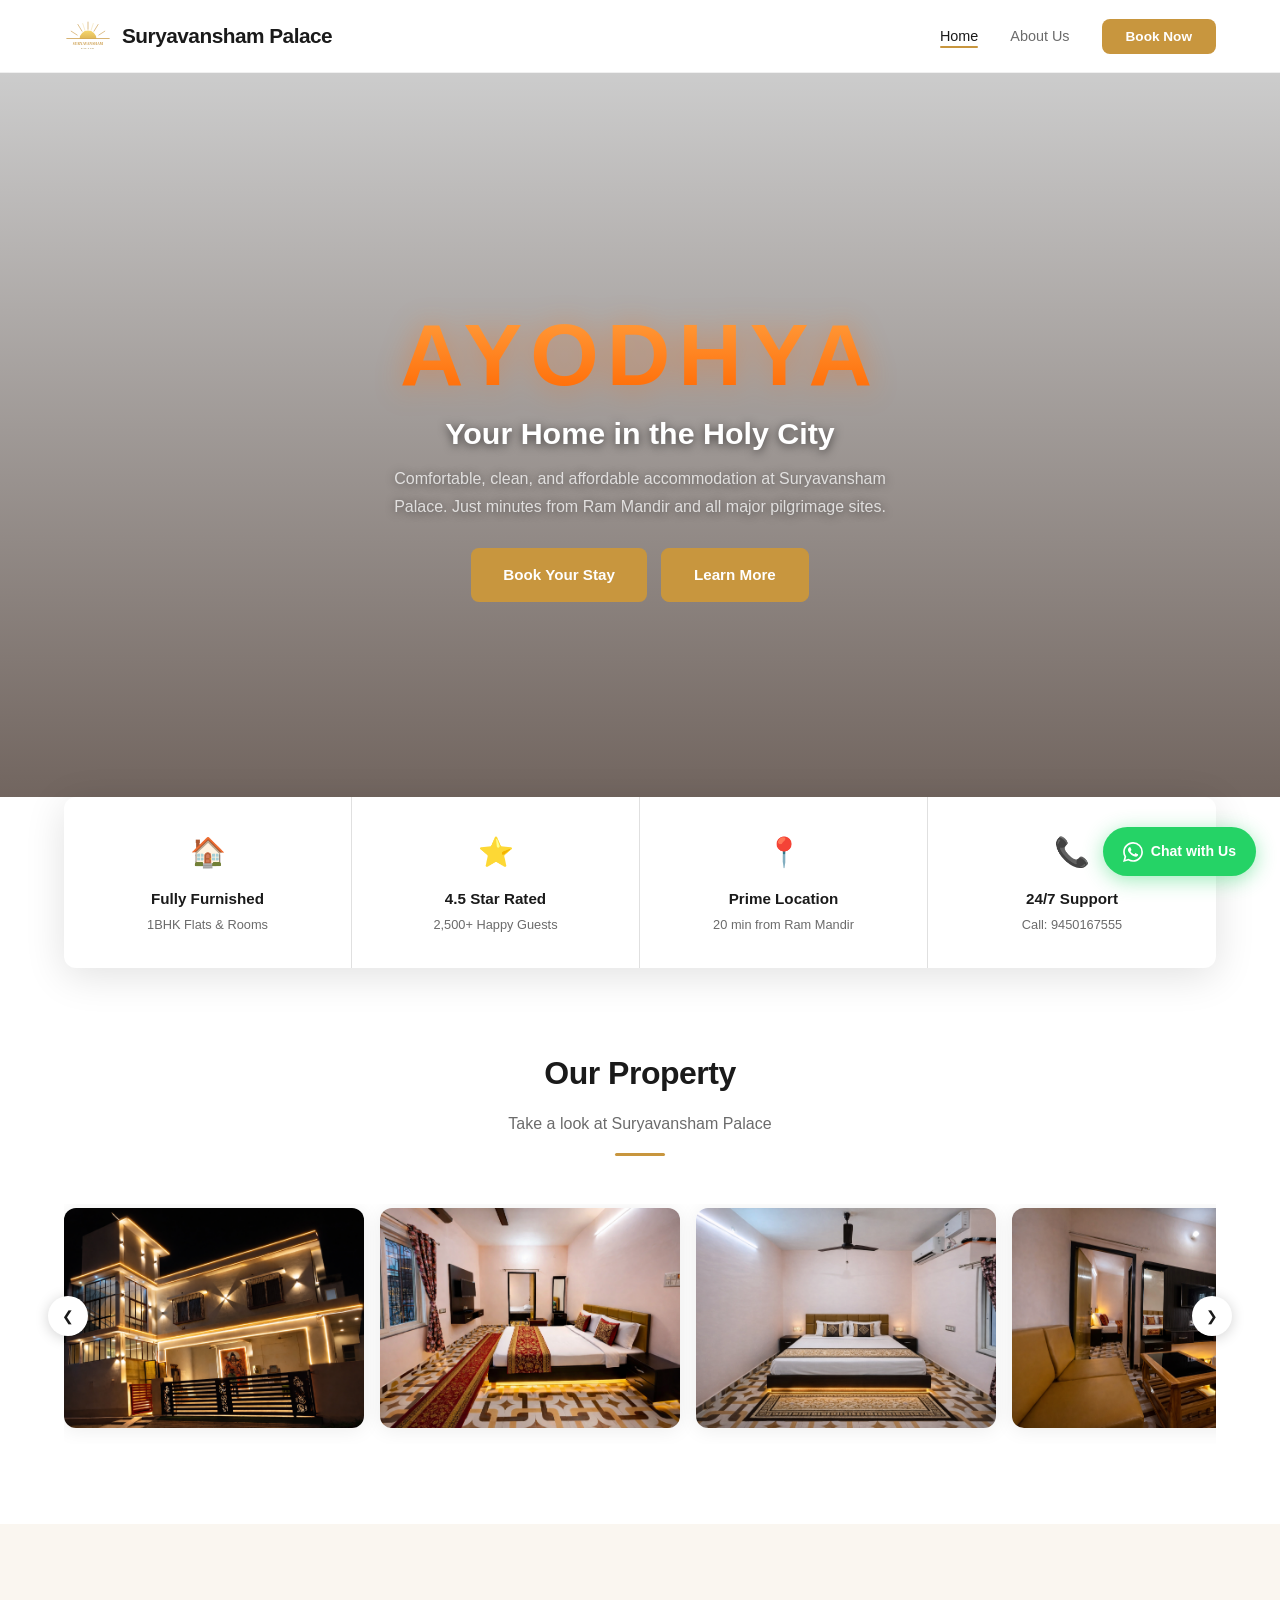
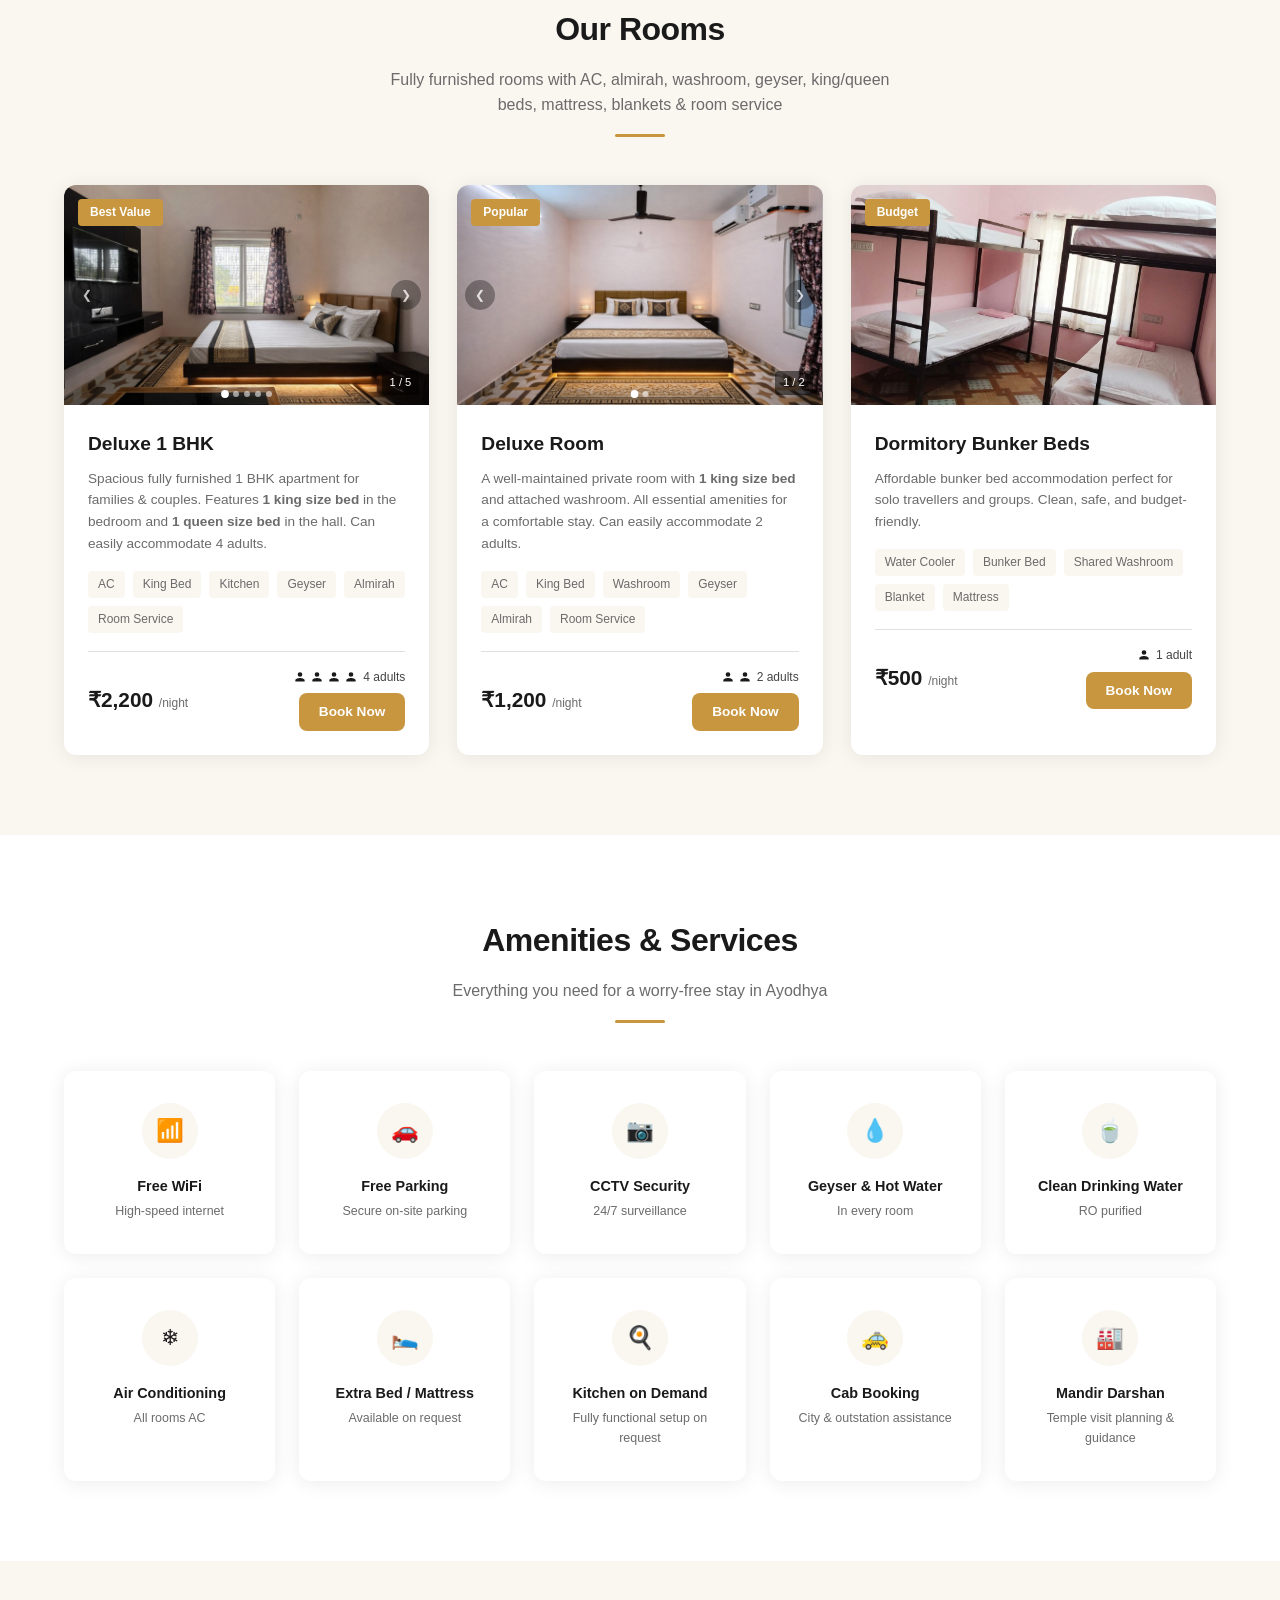
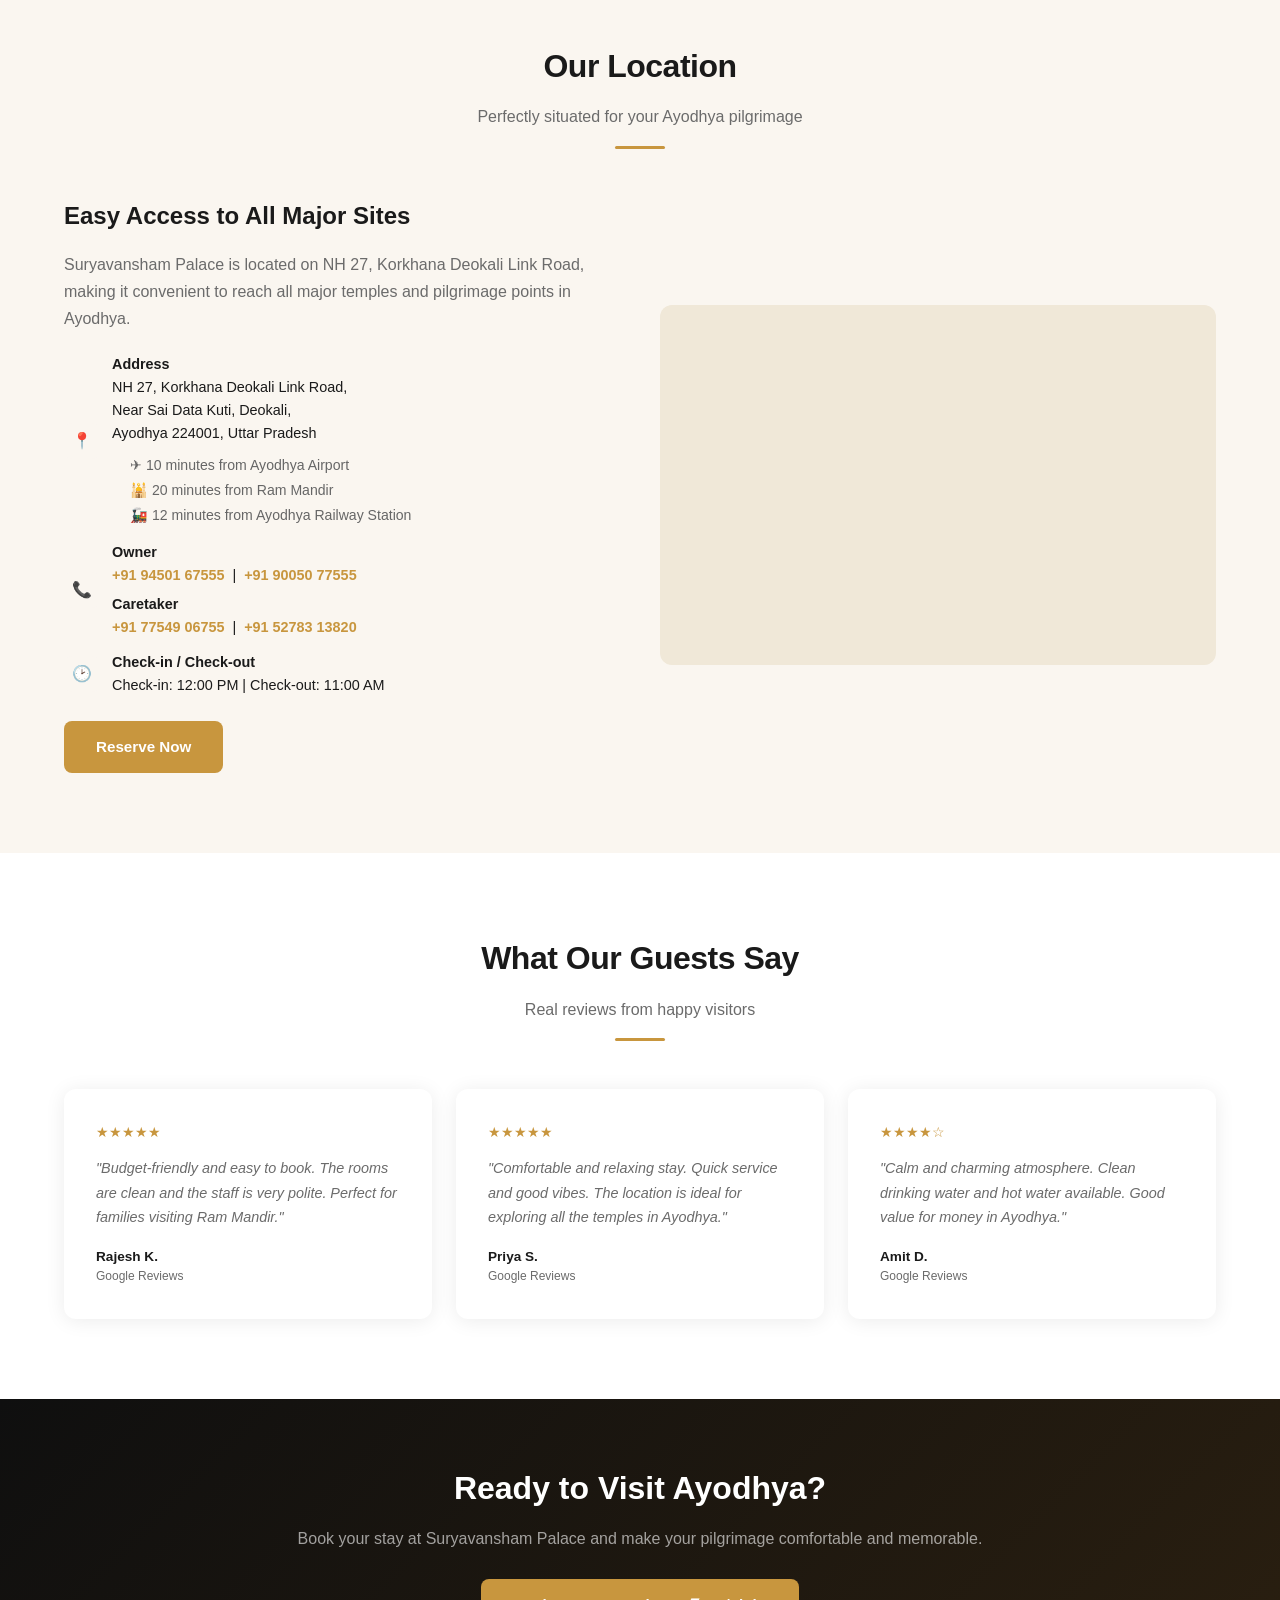
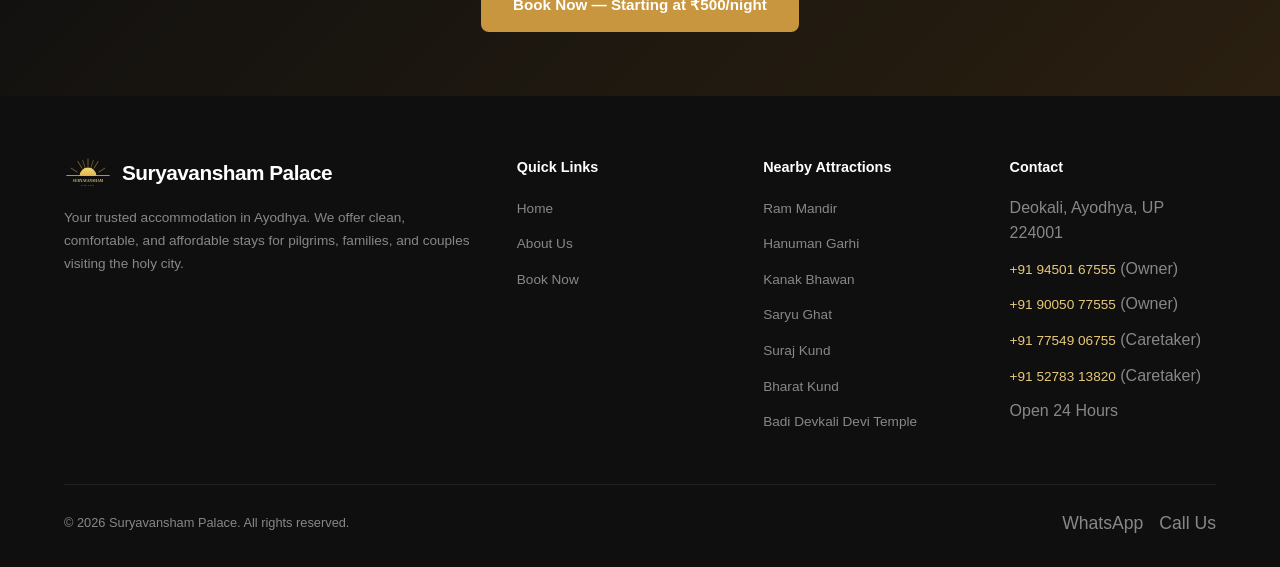
<file: index.html>
<!DOCTYPE html>
<html lang="en">
<head>
    <meta charset="UTF-8">
    <meta name="viewport" content="width=device-width, initial-scale=1.0">
    <link rel="icon" type="image/svg+xml" href="favicon.svg">
    <title>Rooms Near Ram Mandir Ayodhya | Suryavansham Palace</title>
    <meta name="description" content="Stay near Ram Mandir at Suryavansham Palace, Ayodhya. Deluxe 1BHK ₹2200 · Deluxe Room ₹1200 · Dormitory ₹500/night. AC, free WiFi & parking. 4.5★ rated. Pay via UPI.">
    <meta name="keywords" content="hotel near Ram Mandir Ayodhya, rooms Ayodhya, 1BHK flat Ayodhya, budget hotel Ayodhya, homestay Ayodhya, accommodation Ayodhya pilgrimage, Suryavansham Palace, dharamshala Ayodhya, Airbnb Ayodhya, stay Ayodhya, deluxe room Ayodhya, dormitory Ayodhya, family stay Ayodhya, pilgrim accommodation Ayodhya, Ram Mandir darshan stay, cheap rooms Ayodhya 2025, hotel Deokali Ayodhya, NH27 hotel Ayodhya">
    <meta name="robots" content="index, follow">
    <meta name="author" content="Suryavansham Palace, Ayodhya">
    <meta name="google-site-verification" content="_xFvXaCrzwWP5OSaCbwwFXcfzvP2m5qHzE0cL5Dg4wc">
    <link rel="canonical" href="https://suryavanshampalace.in/">
    <meta property="og:title" content="Rooms Near Ram Mandir Ayodhya | Suryavansham Palace — From ₹500/night">
    <meta property="og:description" content="Comfortable stay from ₹500/night in Ayodhya. 20 min from Ram Mandir. Fully furnished 1BHK, Deluxe Rooms & Dormitory. AC, WiFi, free parking. Book now via UPI.">
    <meta property="og:type" content="website">
    <meta property="og:url" content="https://suryavanshampalace.in/">
    <meta property="og:site_name" content="Suryavansham Palace">
    <meta property="og:locale" content="en_IN">
    <meta property="og:image" content="https://suryavanshampalace.in/Airbnb%20Images/Building%20Exterior/airbnb_exterior_edited_4x3.jpg">
    <meta property="og:image:width" content="1200">
    <meta property="og:image:height" content="900">
    <meta property="og:image:alt" content="Suryavansham Palace — Comfortable Rooms Near Ram Mandir, Ayodhya">
    <meta name="twitter:card" content="summary_large_image">
    <meta name="twitter:title" content="Rooms Near Ram Mandir Ayodhya | Suryavansham Palace — From ₹500/night">
    <meta name="twitter:description" content="Stay from ₹500/night at Suryavansham Palace, Ayodhya. 20 min from Ram Mandir. AC, WiFi, free parking. Book now.">
    <meta name="twitter:image" content="https://suryavanshampalace.in/Airbnb%20Images/Building%20Exterior/airbnb_exterior_edited_4x3.jpg">
    <script type="application/ld+json">
    {
      "@context": "https://schema.org",
      "@type": "BreadcrumbList",
      "itemListElement": [
        {"@type": "ListItem", "position": 1, "name": "Home", "item": "https://suryavanshampalace.in/"}
      ]
    }
    </script>
    <!-- Google Analytics 4 -->
    <script async src="https://www.googletagmanager.com/gtag/js?id=G-SVLRY446D1"></script>
    <script>window.dataLayer=window.dataLayer||[];function gtag(){dataLayer.push(arguments);}gtag('js',new Date());gtag('config','G-SVLRY446D1');</script>
    <script type="application/ld+json">
    {
      "@context": "https://schema.org",
      "@type": "LodgingBusiness",
      "name": "Suryavansham Palace",
      "url": "https://suryavanshampalace.in",
      "image": "https://suryavanshampalace.in/Airbnb%20Images/Building%20Exterior/airbnb_exterior_edited_4x3.jpg",
      "description": "Comfortable and affordable accommodation near Ram Mandir, Ayodhya. Deluxe 1BHK, Deluxe Rooms and Dormitory available from ₹500/night. Fully furnished with AC, free WiFi and parking.",
      "telephone": "+919450167555",
      "priceRange": "₹500 - ₹2200",
      "address": {
        "@type": "PostalAddress",
        "streetAddress": "NH 27, Korkhana Deokali Link Road, Near Sai Data Kuti, Deokali",
        "addressLocality": "Ayodhya",
        "addressRegion": "Uttar Pradesh",
        "postalCode": "224001",
        "addressCountry": "IN"
      },
      "geo": {
        "@type": "GeoCoordinates",
        "latitude": 26.7788,
        "longitude": 82.1429
      },
      "aggregateRating": {
        "@type": "AggregateRating",
        "ratingValue": "4.5",
        "reviewCount": "2500"
      },
      "checkinTime": "12:00",
      "checkoutTime": "11:00",
      "petsAllowed": false,
      "sameAs": ["https://wa.me/919450167555"],
      "hasMap": "https://maps.app.goo.gl/6k7RisaEkw3Z7czaA",
      "amenityFeature": [
        {"@type": "LocationFeatureSpecification", "name": "Free WiFi", "value": true},
        {"@type": "LocationFeatureSpecification", "name": "Free Parking", "value": true},
        {"@type": "LocationFeatureSpecification", "name": "Air Conditioning", "value": true},
        {"@type": "LocationFeatureSpecification", "name": "CCTV Security", "value": true},
        {"@type": "LocationFeatureSpecification", "name": "Hot Water / Geyser", "value": true},
        {"@type": "LocationFeatureSpecification", "name": "Extra Bed / Mattress on Request", "value": true},
        {"@type": "LocationFeatureSpecification", "name": "Kitchen on Demand", "value": true},
        {"@type": "LocationFeatureSpecification", "name": "Cab Booking Assistance", "value": true},
        {"@type": "LocationFeatureSpecification", "name": "Temple Darshan Guidance", "value": true},
        {"@type": "LocationFeatureSpecification", "name": "RO Drinking Water", "value": true}
      ]
    }
    </script>
    <script type="application/ld+json">
    {
      "@context": "https://schema.org",
      "@type": "FAQPage",
      "mainEntity": [
        {
          "@type": "Question",
          "name": "How far is Suryavansham Palace from Ram Mandir Ayodhya?",
          "acceptedAnswer": {"@type": "Answer", "text": "Suryavansham Palace is approximately 20 minutes (8-10 km) from Ram Mandir, Ayodhya. It is located on NH 27, Korkhana Deokali Link Road, Deokali, Ayodhya."}
        },
        {
          "@type": "Question",
          "name": "What are the room prices at Suryavansham Palace Ayodhya?",
          "acceptedAnswer": {"@type": "Answer", "text": "Room prices start from ₹500/night for a Dormitory Bunker Bed, ₹1,400/night for a Deluxe Room, and ₹2,200/night for a fully furnished Deluxe 1BHK apartment. No GST. No hidden charges."}
        },
        {
          "@type": "Question",
          "name": "Is free parking available at Suryavansham Palace?",
          "acceptedAnswer": {"@type": "Answer", "text": "Yes, free secure on-site parking is available for all guests at Suryavansham Palace, Ayodhya."}
        },
        {
          "@type": "Question",
          "name": "What is the check-in and check-out time at Suryavansham Palace?",
          "acceptedAnswer": {"@type": "Answer", "text": "Check-in time is 12:00 PM and check-out time is 11:00 AM. Early check-in and late check-out can be arranged on request."}
        },
        {
          "@type": "Question",
          "name": "Is WiFi available at Suryavansham Palace Ayodhya?",
          "acceptedAnswer": {"@type": "Answer", "text": "Yes, free high-speed WiFi is available for all guests throughout the property."}
        },
        {
          "@type": "Question",
          "name": "Can I book a stay near Ram Mandir Ayodhya online?",
          "acceptedAnswer": {"@type": "Answer", "text": "Yes, you can book directly at suryavanshampalace.in by paying via UPI (GPay, PhonePe, Paytm). No GST, instant confirmation, and lowest prices guaranteed."}
        }
      ]
    }
    </script>
    <link rel="stylesheet" href="css/style.css">
</head>
<body>

<!-- Navbar -->
<nav class="navbar">
    <div class="container">
        <a href="index.html" class="logo">
            <svg viewBox="0 0 200 140" xmlns="http://www.w3.org/2000/svg"><defs><linearGradient id="sg" x1="0%" y1="100%" x2="0%" y2="0%"><stop offset="0%" style="stop-color:#C8963E"/><stop offset="100%" style="stop-color:#F5D76E"/></linearGradient></defs><rect x="10" y="80" width="180" height="2" rx="1" fill="#C8963E"/><circle cx="100" cy="82" r="35" fill="url(#sg)"/><rect x="0" y="82" width="200" height="60" fill="white"/><rect x="10" y="80" width="180" height="2" rx="1" fill="#C8963E"/><g stroke="#C8963E" stroke-width="2.5" stroke-linecap="round"><line x1="100" y1="42" x2="100" y2="12"/><line x1="75" y1="50" x2="58" y2="22"/><line x1="125" y1="50" x2="142" y2="22"/><line x1="55" y1="66" x2="30" y2="50"/><line x1="145" y1="66" x2="170" y2="50"/></g><g stroke="#E8C97A" stroke-width="1.5" stroke-linecap="round"><line x1="87" y1="46" x2="78" y2="18"/><line x1="113" y1="46" x2="122" y2="18"/></g><text x="100" y="106" text-anchor="middle" font-family="Georgia,serif" font-size="14" font-weight="bold" fill="#C8963E" letter-spacing="1">SURYAVANSHAM</text><text x="100" y="124" text-anchor="middle" font-family="Georgia,serif" font-size="8" fill="#8B6914" letter-spacing="4">PALACE</text></svg>
            Suryavansham Palace
        </a>
        <ul class="nav-links" id="navLinks">
            <li><a href="index.html" class="active">Home</a></li>
            <li><a href="about.html">About Us</a></li>
            <li><a href="payment.html" class="nav-cta">Book Now</a></li>
        </ul>
        <button class="menu-toggle" id="menuToggle" aria-label="Toggle menu">
            <span></span><span></span><span></span>
        </button>
    </div>
</nav>

<!-- Hero -->
<section class="hero">
    <div class="hero-content">
        <div class="hero-city">AYODHYA</div>
        <h1>Your Home in the Holy City</h1>
        <p>Comfortable, clean, and affordable accommodation at Suryavansham Palace. Just minutes from Ram Mandir and all major pilgrimage sites.</p>
        <div class="hero-actions">
            <a href="payment.html" class="btn btn-primary">Book Your Stay</a>
            <a href="about.html" class="btn btn-outline">Learn More</a>
        </div>
    </div>
</section>

<!-- Highlights Bar -->
<section class="highlights">
    <div class="container">
        <div class="highlights-grid">
            <div class="highlight-item">
                <div class="highlight-icon">&#127968;</div>
                <h4>Fully Furnished</h4>
                <p>1BHK Flats &amp; Rooms</p>
            </div>
            <div class="highlight-item">
                <div class="highlight-icon">&#11088;</div>
                <h4>4.5 Star Rated</h4>
                <p>2,500+ Happy Guests</p>
            </div>
            <div class="highlight-item">
                <div class="highlight-icon">&#128205;</div>
                <h4>Prime Location</h4>
                <p>20 min from Ram Mandir</p>
            </div>
            <div class="highlight-item">
                <div class="highlight-icon">&#128222;</div>
                <h4>24/7 Support</h4>
                <p>Call: 9450167555</p>
            </div>
        </div>
    </div>
</section>

<!-- Property Gallery -->
<section class="section">
    <div class="container">
        <div class="section-header">
            <h2>Our Property</h2>
            <p>Take a look at Suryavansham Palace</p>
            <div class="line"></div>
        </div>
        <div class="gallery-wrapper">
            <button class="gallery-btn gallery-btn-prev" id="galleryPrev" aria-label="Previous photos">&#10094;</button>
            <div class="gallery-scroll" id="galleryScroll">
                <div class="gallery-item"><img src="Airbnb%20Images/New%20edited/Suryavansham%20Palace.png" alt="Suryavansham Palace at night" loading="lazy"></div>
                <div class="gallery-item"><img src="Airbnb%20Images/New%20edited/Delux%201bhk/Suryavansham%20Palace%20Canva%20(6).png" alt="Deluxe 1BHK bedroom" loading="lazy"></div>
                <div class="gallery-item"><img src="Airbnb%20Images/New%20edited/Delux%20room/Suryavansham%20Palace%20Canva.png" alt="Deluxe Room" loading="lazy"></div>
                <div class="gallery-item"><img src="Airbnb%20Images/New%20edited/Delux%201bhk/Suryavansham%20Palace%20Canva%20(3).png" alt="Deluxe 1BHK living area" loading="lazy"></div>
                <div class="gallery-item"><img src="Airbnb%20Images/Building%20Exterior/airbnb_exterior_edited_4x3_02.jpg" alt="Property front view" loading="lazy"></div>
                <div class="gallery-item"><img src="Airbnb%20Images/Building%20Exterior/airbnb_exterior_edited_4x3_03.jpg" alt="Property entrance" loading="lazy"></div>
                <div class="gallery-item"><img src="Airbnb%20Images/Building%20Exterior/airbnb_exterior_edited_4x3_04.jpg" alt="Building exterior" loading="lazy"></div>
                <div class="gallery-item"><img src="Airbnb%20Images/Building%20Exterior/airbnb_common_area_edited_4x3.jpg" alt="Common area" loading="lazy"></div>
                <div class="gallery-item"><img src="Airbnb%20Images/Building%20Exterior/airbnb_staircase_edited_4x3.jpg" alt="Staircase" loading="lazy"></div>
                <div class="gallery-item"><img src="Airbnb%20Images/Building%20Exterior/about_us_banner_refined_4x3.jpg" alt="Property overview" loading="lazy"></div>
                <div class="gallery-item"><img src="Airbnb%20Images/Building%20Exterior/ChatGPT%20Image%20Mar%204,%202026,%2012_36_51%20AM.png" alt="Suryavansham Palace" loading="lazy"></div>
            </div>
            <button class="gallery-btn gallery-btn-next" id="galleryNext" aria-label="Next photos">&#10095;</button>
        </div>
    </div>
</section>

<!-- Rooms Section -->
<section class="section section-dark" id="rooms">
    <div class="container">
        <div class="section-header">
            <h2>Our Rooms</h2>
            <p>Fully furnished rooms with AC, almirah, washroom, geyser, king/queen beds, mattress, blankets & room service</p>
            <div class="line"></div>
        </div>
        <div class="rooms-grid">

            <div class="room-card">
                <div class="room-img js-slider">
                    <div class="room-slides-track">
                        <img src="Airbnb%20Images/New%20edited/Delux%201bhk/Suryavansham%20Palace%20Canva%20(2).png" class="room-slide-img" alt="Deluxe 1 BHK living area">
                        <img src="Airbnb%20Images/New%20edited/Delux%201bhk/Suryavansham%20Palace%20Canva%20(3).png" class="room-slide-img" alt="Deluxe 1 BHK room">
                        <img src="Airbnb%20Images/New%20edited/Delux%201bhk/Suryavansham%20Palace%20Canva%20(4).png" class="room-slide-img" alt="Deluxe 1 BHK bedroom">
                        <img src="Airbnb%20Images/New%20edited/Delux%201bhk/Suryavansham%20Palace%20Canva%20(5).png" class="room-slide-img" alt="Deluxe 1 BHK interior">
                        <img src="Airbnb%20Images/New%20edited/Delux%201bhk/Suryavansham%20Palace%20Canva%20(6).png" class="room-slide-img" alt="Deluxe 1 BHK view">
                    </div>
                    <button class="room-slide-btn room-slide-prev-btn" aria-label="Previous">&#10094;</button>
                    <button class="room-slide-btn room-slide-next-btn" aria-label="Next">&#10095;</button>
                    <div class="room-slide-dots">
                        <button class="room-slide-dot active"></button>
                        <button class="room-slide-dot"></button>
                        <button class="room-slide-dot"></button>
                        <button class="room-slide-dot"></button>
                        <button class="room-slide-dot"></button>
                    </div>
                    <span class="room-tag">Best Value</span>
                    <span class="room-count-badge">1 / 5</span>
                </div>
                <div class="room-info">
                    <h3>Deluxe 1 BHK</h3>
                    <p>Spacious fully furnished 1 BHK apartment for families &amp; couples. Features <strong>1 king size bed</strong> in the bedroom and <strong>1 queen size bed</strong> in the hall. Can easily accommodate 4 adults.</p>
                    <div class="room-amenities">
                        <span>AC</span>
                        <span>King Bed</span>
                        <span>Kitchen</span>
                        <span>Geyser</span>
                        <span>Almirah</span>
                        <span>Room Service</span>
                    </div>
                    <div class="room-footer">
                        <div class="room-price">&#8377;2,200 <small>/night</small></div>
                        <div class="room-footer-right">
                            <div class="room-capacity">
                                <svg width="14" height="14" viewBox="0 0 24 24" fill="#1a1a1a"><path d="M12 12c2.67 0 8 1.34 8 4v2H4v-2c0-2.66 5.33-4 8-4zm0-2a4 4 0 1 0 0-8 4 4 0 0 0 0 8z"/></svg>
                                <svg width="14" height="14" viewBox="0 0 24 24" fill="#1a1a1a"><path d="M12 12c2.67 0 8 1.34 8 4v2H4v-2c0-2.66 5.33-4 8-4zm0-2a4 4 0 1 0 0-8 4 4 0 0 0 0 8z"/></svg>
                                <svg width="14" height="14" viewBox="0 0 24 24" fill="#1a1a1a"><path d="M12 12c2.67 0 8 1.34 8 4v2H4v-2c0-2.66 5.33-4 8-4zm0-2a4 4 0 1 0 0-8 4 4 0 0 0 0 8z"/></svg>
                                <svg width="14" height="14" viewBox="0 0 24 24" fill="#1a1a1a"><path d="M12 12c2.67 0 8 1.34 8 4v2H4v-2c0-2.66 5.33-4 8-4zm0-2a4 4 0 1 0 0-8 4 4 0 0 0 0 8z"/></svg>
                                <span>4 adults</span>
                            </div>
                            <a href="payment.html" class="btn-sm">Book Now</a>
                        </div>
                    </div>
                </div>
            </div>

            <div class="room-card">
                <div class="room-img js-slider">
                    <div class="room-slides-track">
                        <img src="Airbnb%20Images/New%20edited/Delux%20room/Suryavansham%20Palace%20Canva.png" class="room-slide-img" alt="Deluxe Room">
                        <img src="Airbnb%20Images/New%20edited/Delux%20room/canva%20pro%20.png" class="room-slide-img" alt="Deluxe Room interior">
                    </div>
                    <button class="room-slide-btn room-slide-prev-btn" aria-label="Previous">&#10094;</button>
                    <button class="room-slide-btn room-slide-next-btn" aria-label="Next">&#10095;</button>
                    <div class="room-slide-dots">
                        <button class="room-slide-dot active"></button>
                        <button class="room-slide-dot"></button>
                    </div>
                    <span class="room-tag">Popular</span>
                    <span class="room-count-badge">1 / 2</span>
                </div>
                <div class="room-info">
                    <h3>Deluxe Room</h3>
                    <p>A well-maintained private room with <strong>1 king size bed</strong> and attached washroom. All essential amenities for a comfortable stay. Can easily accommodate 2 adults.</p>
                    <div class="room-amenities">
                        <span>AC</span>
                        <span>King Bed</span>
                        <span>Washroom</span>
                        <span>Geyser</span>
                        <span>Almirah</span>
                        <span>Room Service</span>
                    </div>
                    <div class="room-footer">
                        <div class="room-price">&#8377;1,200 <small>/night</small></div>
                        <div class="room-footer-right">
                            <div class="room-capacity">
                                <svg width="14" height="14" viewBox="0 0 24 24" fill="#1a1a1a"><path d="M12 12c2.67 0 8 1.34 8 4v2H4v-2c0-2.66 5.33-4 8-4zm0-2a4 4 0 1 0 0-8 4 4 0 0 0 0 8z"/></svg>
                                <svg width="14" height="14" viewBox="0 0 24 24" fill="#1a1a1a"><path d="M12 12c2.67 0 8 1.34 8 4v2H4v-2c0-2.66 5.33-4 8-4zm0-2a4 4 0 1 0 0-8 4 4 0 0 0 0 8z"/></svg>
                                <span>2 adults</span>
                            </div>
                            <a href="payment.html" class="btn-sm">Book Now</a>
                        </div>
                    </div>
                </div>
            </div>

            <div class="room-card">
                <div class="room-img">
                    <img src="Airbnb%20Images/Dormitory%20Bunker%20Beds/Gemini_Generated_Image_emom8semom8semom.png" alt="Dormitory Bunker Beds" style="width:100%;height:100%;object-fit:cover;">
                    <span class="room-tag">Budget</span>
                </div>
                <div class="room-info">
                    <h3>Dormitory Bunker Beds</h3>
                    <p>Affordable bunker bed accommodation perfect for solo travellers and groups. Clean, safe, and budget-friendly.</p>
                    <div class="room-amenities">
                        <span>Water Cooler</span>
                        <span>Bunker Bed</span>
                        <span>Shared Washroom</span>
                        <span>Blanket</span>
                        <span>Mattress</span>
                    </div>
                    <div class="room-footer">
                        <div class="room-price">&#8377;500 <small>/night</small></div>
                        <div class="room-footer-right">
                            <div class="room-capacity">
                                <svg width="14" height="14" viewBox="0 0 24 24" fill="#1a1a1a"><path d="M12 12c2.67 0 8 1.34 8 4v2H4v-2c0-2.66 5.33-4 8-4zm0-2a4 4 0 1 0 0-8 4 4 0 0 0 0 8z"/></svg>
                                <span>1 adult</span>
                            </div>
                            <a href="payment.html" class="btn-sm">Book Now</a>
                        </div>
                    </div>
                </div>
            </div>

        </div>
    </div>
</section>

<!-- Amenities Section -->
<section class="section" id="amenities">
    <div class="container">
        <div class="section-header">
            <h2>Amenities & Services</h2>
            <p>Everything you need for a worry-free stay in Ayodhya</p>
            <div class="line"></div>
        </div>
        <div class="amenities-grid">
            <div class="amenity-card">
                <div class="amenity-icon">&#128246;</div>
                <h4>Free WiFi</h4>
                <p>High-speed internet</p>
            </div>
            <div class="amenity-card">
                <div class="amenity-icon">&#128663;</div>
                <h4>Free Parking</h4>
                <p>Secure on-site parking</p>
            </div>
            <div class="amenity-card">
                <div class="amenity-icon">&#128247;</div>
                <h4>CCTV Security</h4>
                <p>24/7 surveillance</p>
            </div>
            <div class="amenity-card">
                <div class="amenity-icon">&#128167;</div>
                <h4>Geyser & Hot Water</h4>
                <p>In every room</p>
            </div>
            <div class="amenity-card">
                <div class="amenity-icon">&#127861;</div>
                <h4>Clean Drinking Water</h4>
                <p>RO purified</p>
            </div>
            <div class="amenity-card">
                <div class="amenity-icon">&#10052;</div>
                <h4>Air Conditioning</h4>
                <p>All rooms AC</p>
            </div>
            <div class="amenity-card">
                <div class="amenity-icon">&#128716;</div>
                <h4>Extra Bed / Mattress</h4>
                <p>Available on request</p>
            </div>
            <div class="amenity-card">
                <div class="amenity-icon">&#127859;</div>
                <h4>Kitchen on Demand</h4>
                <p>Fully functional setup on request</p>
            </div>
            <div class="amenity-card">
                <div class="amenity-icon">&#128661;</div>
                <h4>Cab Booking</h4>
                <p>City &amp; outstation assistance</p>
            </div>
            <div class="amenity-card">
                <div class="amenity-icon">&#127981;</div>
                <h4>Mandir Darshan</h4>
                <p>Temple visit planning &amp; guidance</p>
            </div>
        </div>
    </div>
</section>

<!-- Location Section -->
<section class="section section-dark" id="location">
    <div class="container">
        <div class="section-header">
            <h2>Our Location</h2>
            <p>Perfectly situated for your Ayodhya pilgrimage</p>
            <div class="line"></div>
        </div>
        <div class="location-content">
            <div class="location-info">
                <h3>Easy Access to All Major Sites</h3>
                <p>Suryavansham Palace is located on NH 27, Korkhana Deokali Link Road, making it convenient to reach all major temples and pilgrimage points in Ayodhya.</p>
                <div class="location-details">
                    <div class="detail">
                        <div class="detail-icon">&#128205;</div>
                        <div>
                            <strong>Address</strong><br>
                            NH 27, Korkhana Deokali Link Road,<br>
                            Near Sai Data Kuti, Deokali,<br>
                            Ayodhya 224001, Uttar Pradesh<br>
                            <ul style="margin:8px 0 0 0;padding-left:18px;font-size:0.88rem;color:#666;line-height:1.8;">
                                <li>✈ 10 minutes from Ayodhya Airport</li>
                                <li>🕌 20 minutes from Ram Mandir</li>
                                <li>🚂 12 minutes from Ayodhya Railway Station</li>
                            </ul>
                        </div>
                    </div>
                    <div class="detail">
                        <div class="detail-icon">&#128222;</div>
                        <div>
                            <strong>Owner</strong><br>
                            <a href="tel:+919450167555" style="color: var(--gold); font-weight: 600;">+91 94501 67555</a> &nbsp;|&nbsp;
                            <a href="tel:+919005077555" style="color: var(--gold); font-weight: 600;">+91 90050 77555</a><br>
                            <strong style="margin-top:6px;display:block;">Caretaker</strong>
                            <a href="tel:+917754906755" style="color: var(--gold); font-weight: 600;">+91 77549 06755</a> &nbsp;|&nbsp;
                            <a href="tel:+915278313820" style="color: var(--gold); font-weight: 600;">+91 52783 13820</a>
                        </div>
                    </div>
                    <div class="detail">
                        <div class="detail-icon">&#128337;</div>
                        <div>
                            <strong>Check-in / Check-out</strong><br>
                            Check-in: 12:00 PM | Check-out: 11:00 AM
                        </div>
                    </div>
                </div>
                <a href="payment.html" class="btn btn-primary">Reserve Now</a>
            </div>
            <div class="map-placeholder">
                <iframe src="https://maps.google.com/maps?q=Suryavansham+Palace,+NH+27,+Korkhana+Deokali+Link+Road,+Deokali,+Ayodhya,+Uttar+Pradesh+224001&output=embed&z=16" allowfullscreen="" loading="lazy"></iframe>
                <a href="https://maps.app.goo.gl/6k7RisaEkw3Z7czaA" target="_blank" rel="noopener" style="display:block;text-align:center;margin-top:10px;color:var(--gold);font-weight:600;font-size:0.9rem;">📍 Open in Google Maps →</a>
            </div>
        </div>
    </div>
</section>

<!-- Testimonials -->
<section class="section">
    <div class="container">
        <div class="section-header">
            <h2>What Our Guests Say</h2>
            <p>Real reviews from happy visitors</p>
            <div class="line"></div>
        </div>
        <div class="testimonials-grid">
            <div class="testimonial-card">
                <div class="testimonial-stars">&#9733;&#9733;&#9733;&#9733;&#9733;</div>
                <p>"Budget-friendly and easy to book. The rooms are clean and the staff is very polite. Perfect for families visiting Ram Mandir."</p>
                <div class="testimonial-author">Rajesh K.</div>
                <div class="testimonial-source">Google Reviews</div>
            </div>
            <div class="testimonial-card">
                <div class="testimonial-stars">&#9733;&#9733;&#9733;&#9733;&#9733;</div>
                <p>"Comfortable and relaxing stay. Quick service and good vibes. The location is ideal for exploring all the temples in Ayodhya."</p>
                <div class="testimonial-author">Priya S.</div>
                <div class="testimonial-source">Google Reviews</div>
            </div>
            <div class="testimonial-card">
                <div class="testimonial-stars">&#9733;&#9733;&#9733;&#9733;&#9734;</div>
                <p>"Calm and charming atmosphere. Clean drinking water and hot water available. Good value for money in Ayodhya."</p>
                <div class="testimonial-author">Amit D.</div>
                <div class="testimonial-source">Google Reviews</div>
            </div>
        </div>
    </div>
</section>

<!-- CTA Banner -->
<section class="cta-banner">
    <div class="container">
        <h2>Ready to Visit Ayodhya?</h2>
        <p>Book your stay at Suryavansham Palace and make your pilgrimage comfortable and memorable.</p>
        <a href="payment.html" class="btn btn-primary">Book Now &mdash; Starting at &#8377;500/night</a>
    </div>
</section>

<!-- Footer -->
<footer class="footer">
    <div class="container">
        <div class="footer-grid">
            <div class="footer-about">
                <a href="index.html" class="logo">
                    <svg viewBox="0 0 200 140" xmlns="http://www.w3.org/2000/svg"><defs><linearGradient id="sg2" x1="0%" y1="100%" x2="0%" y2="0%"><stop offset="0%" style="stop-color:#C8963E"/><stop offset="100%" style="stop-color:#F5D76E"/></linearGradient></defs><rect x="10" y="80" width="180" height="2" rx="1" fill="#E8C97A"/><circle cx="100" cy="82" r="35" fill="url(#sg2)"/><rect x="0" y="82" width="200" height="60" fill="#0f0f0f"/><rect x="10" y="80" width="180" height="2" rx="1" fill="#E8C97A"/><g stroke="#C8963E" stroke-width="2.5" stroke-linecap="round"><line x1="100" y1="42" x2="100" y2="12"/><line x1="75" y1="50" x2="58" y2="22"/><line x1="125" y1="50" x2="142" y2="22"/><line x1="55" y1="66" x2="30" y2="50"/><line x1="145" y1="66" x2="170" y2="50"/></g><g stroke="#E8C97A" stroke-width="1.5" stroke-linecap="round"><line x1="87" y1="46" x2="78" y2="18"/><line x1="113" y1="46" x2="122" y2="18"/></g><text x="100" y="106" text-anchor="middle" font-family="Georgia,serif" font-size="14" font-weight="bold" fill="#E8C97A" letter-spacing="1">SURYAVANSHAM</text><text x="100" y="124" text-anchor="middle" font-family="Georgia,serif" font-size="8" fill="#C8963E" letter-spacing="4">PALACE</text></svg>
                    Suryavansham Palace
                </a>
                <p>Your trusted accommodation in Ayodhya. We offer clean, comfortable, and affordable stays for pilgrims, families, and couples visiting the holy city.</p>
            </div>
            <div>
                <h4>Quick Links</h4>
                <ul>
                    <li><a href="index.html">Home</a></li>
                    <li><a href="about.html">About Us</a></li>
                    <li><a href="payment.html">Book Now</a></li>
                </ul>
            </div>
            <div>
                <h4>Nearby Attractions</h4>
                <ul>
                    <li><a href="https://maps.google.com/?q=Ram+Mandir+Ayodhya" target="_blank" rel="noopener">Ram Mandir</a></li>
                    <li><a href="https://maps.google.com/?q=Hanuman+Garhi+Ayodhya" target="_blank" rel="noopener">Hanuman Garhi</a></li>
                    <li><a href="https://maps.google.com/?q=Kanak+Bhawan+Ayodhya" target="_blank" rel="noopener">Kanak Bhawan</a></li>
                    <li><a href="https://maps.google.com/?q=Saryu+Ghat+Ayodhya" target="_blank" rel="noopener">Saryu Ghat</a></li>
                    <li><a href="https://maps.google.com/?q=Suraj+Kund+Ayodhya" target="_blank" rel="noopener">Suraj Kund</a></li>
                    <li><a href="https://maps.google.com/?q=Bharat+Kund+Ayodhya" target="_blank" rel="noopener">Bharat Kund</a></li>
                    <li><a href="https://maps.google.com/?q=Badi+Devkali+Devi+Temple+Ayodhya" target="_blank" rel="noopener">Badi Devkali Devi Temple</a></li>
                </ul>
            </div>
            <div>
                <h4>Contact</h4>
                <ul>
                    <li>Deokali, Ayodhya, UP 224001</li>
                    <li><a href="tel:+919450167555" style="color: var(--gold-light);">+91 94501 67555</a> (Owner)</li>
                    <li><a href="tel:+919005077555" style="color: var(--gold-light);">+91 90050 77555</a> (Owner)</li>
                    <li><a href="tel:+917754906755" style="color: var(--gold-light);">+91 77549 06755</a> (Caretaker)</li>
                    <li><a href="tel:+915278313820" style="color: var(--gold-light);">+91 52783 13820</a> (Caretaker)</li>
                    <li>Open 24 Hours</li>
                </ul>
            </div>
        </div>
        <div class="footer-bottom">
            <p>&copy; 2026 Suryavansham Palace. All rights reserved.</p>
            <div class="social-links">
                <a href="https://wa.me/919450167555" target="_blank" aria-label="WhatsApp">WhatsApp</a>
                <a href="tel:+919450167555" aria-label="Call">Call Us</a>
            </div>
        </div>
    </div>
</footer>

<script>
// Mobile menu toggle
const menuToggle = document.getElementById('menuToggle');
const navLinks = document.getElementById('navLinks');
menuToggle.addEventListener('click', () => {
    navLinks.classList.toggle('active');
});

// Close menu when a link is clicked
navLinks.querySelectorAll('a').forEach(link => {
    link.addEventListener('click', () => navLinks.classList.remove('active'));
});

// Navbar scroll effect
window.addEventListener('scroll', () => {
    const navbar = document.querySelector('.navbar');
    navbar.style.boxShadow = window.scrollY > 50 ? '0 2px 20px rgba(0,0,0,0.1)' : 'none';
});

// Gallery arrow buttons
const galleryScroll = document.getElementById('galleryScroll');
document.getElementById('galleryPrev').addEventListener('click', () => {
    galleryScroll.scrollBy({ left: -316, behavior: 'smooth' });
});
document.getElementById('galleryNext').addEventListener('click', () => {
    galleryScroll.scrollBy({ left: 316, behavior: 'smooth' });
});

// WhatsApp float hide when UPI modal open
document.getElementById('payBtn') && document.getElementById('payBtn').addEventListener && (function(){
    var wa = document.querySelector('.whatsapp-float');
    // auto-hide handled by z-index (modal=2000 > float=1500)
}());

// Room card image sliders
document.querySelectorAll('.room-img.js-slider').forEach(function(container) {
    var track = container.querySelector('.room-slides-track');
    var imgs  = track.querySelectorAll('.room-slide-img');
    var dots  = container.querySelectorAll('.room-slide-dot');
    var badge = container.querySelector('.room-count-badge');
    var idx   = 0;

    function goTo(n) {
        idx = ((n % imgs.length) + imgs.length) % imgs.length;
        track.style.transform = 'translateX(-' + (idx * 100) + '%)';
        dots.forEach(function(d, i) { d.classList.toggle('active', i === idx); });
        if (badge) badge.textContent = (idx + 1) + ' / ' + imgs.length;
    }

    container.querySelector('.room-slide-prev-btn').addEventListener('click', function(e) {
        e.preventDefault(); goTo(idx - 1);
    });
    container.querySelector('.room-slide-next-btn').addEventListener('click', function(e) {
        e.preventDefault(); goTo(idx + 1);
    });
    dots.forEach(function(d, i) { d.addEventListener('click', function() { goTo(i); }); });
});
</script>

<!-- WhatsApp Floating Button -->
<a href="https://wa.me/919450167555?text=Hi!%20I%27d%20like%20to%20enquire%20about%20rooms%20at%20Suryavansham%20Palace%2C%20Ayodhya." class="whatsapp-float" target="_blank" rel="noopener" aria-label="Chat on WhatsApp">
    <svg viewBox="0 0 24 24" fill="currentColor" width="20" height="20"><path d="M17.472 14.382c-.297-.149-1.758-.867-2.03-.967-.273-.099-.471-.148-.67.15-.197.297-.767.966-.94 1.164-.173.199-.347.223-.644.075-.297-.15-1.255-.463-2.39-1.475-.883-.788-1.48-1.761-1.653-2.059-.173-.297-.018-.458.13-.606.134-.133.298-.347.446-.52.149-.174.198-.298.298-.497.099-.198.05-.371-.025-.52-.075-.149-.669-1.612-.916-2.207-.242-.579-.487-.5-.669-.51-.173-.008-.371-.01-.57-.01-.198 0-.52.074-.792.372-.272.297-1.04 1.016-1.04 2.479 0 1.462 1.065 2.875 1.213 3.074.149.198 2.096 3.2 5.077 4.487.709.306 1.262.489 1.694.625.712.227 1.36.195 1.871.118.571-.085 1.758-.719 2.006-1.413.248-.694.248-1.289.173-1.413-.074-.124-.272-.198-.57-.347m-5.421 7.403h-.004a9.87 9.87 0 01-5.031-1.378l-.361-.214-3.741.982.998-3.648-.235-.374a9.86 9.86 0 01-1.51-5.26c.001-5.45 4.436-9.884 9.888-9.884 2.64 0 5.122 1.03 6.988 2.898a9.825 9.825 0 012.893 6.994c-.003 5.45-4.437 9.884-9.885 9.884m8.413-18.297A11.815 11.815 0 0012.05 0C5.495 0 .16 5.335.157 11.892c0 2.096.547 4.142 1.588 5.945L.057 24l6.305-1.654a11.882 11.882 0 005.683 1.448h.005c6.554 0 11.89-5.335 11.893-11.893a11.821 11.821 0 00-3.48-8.413z"/></svg>
    Chat with Us
</a>

</body>
</html>
</file>
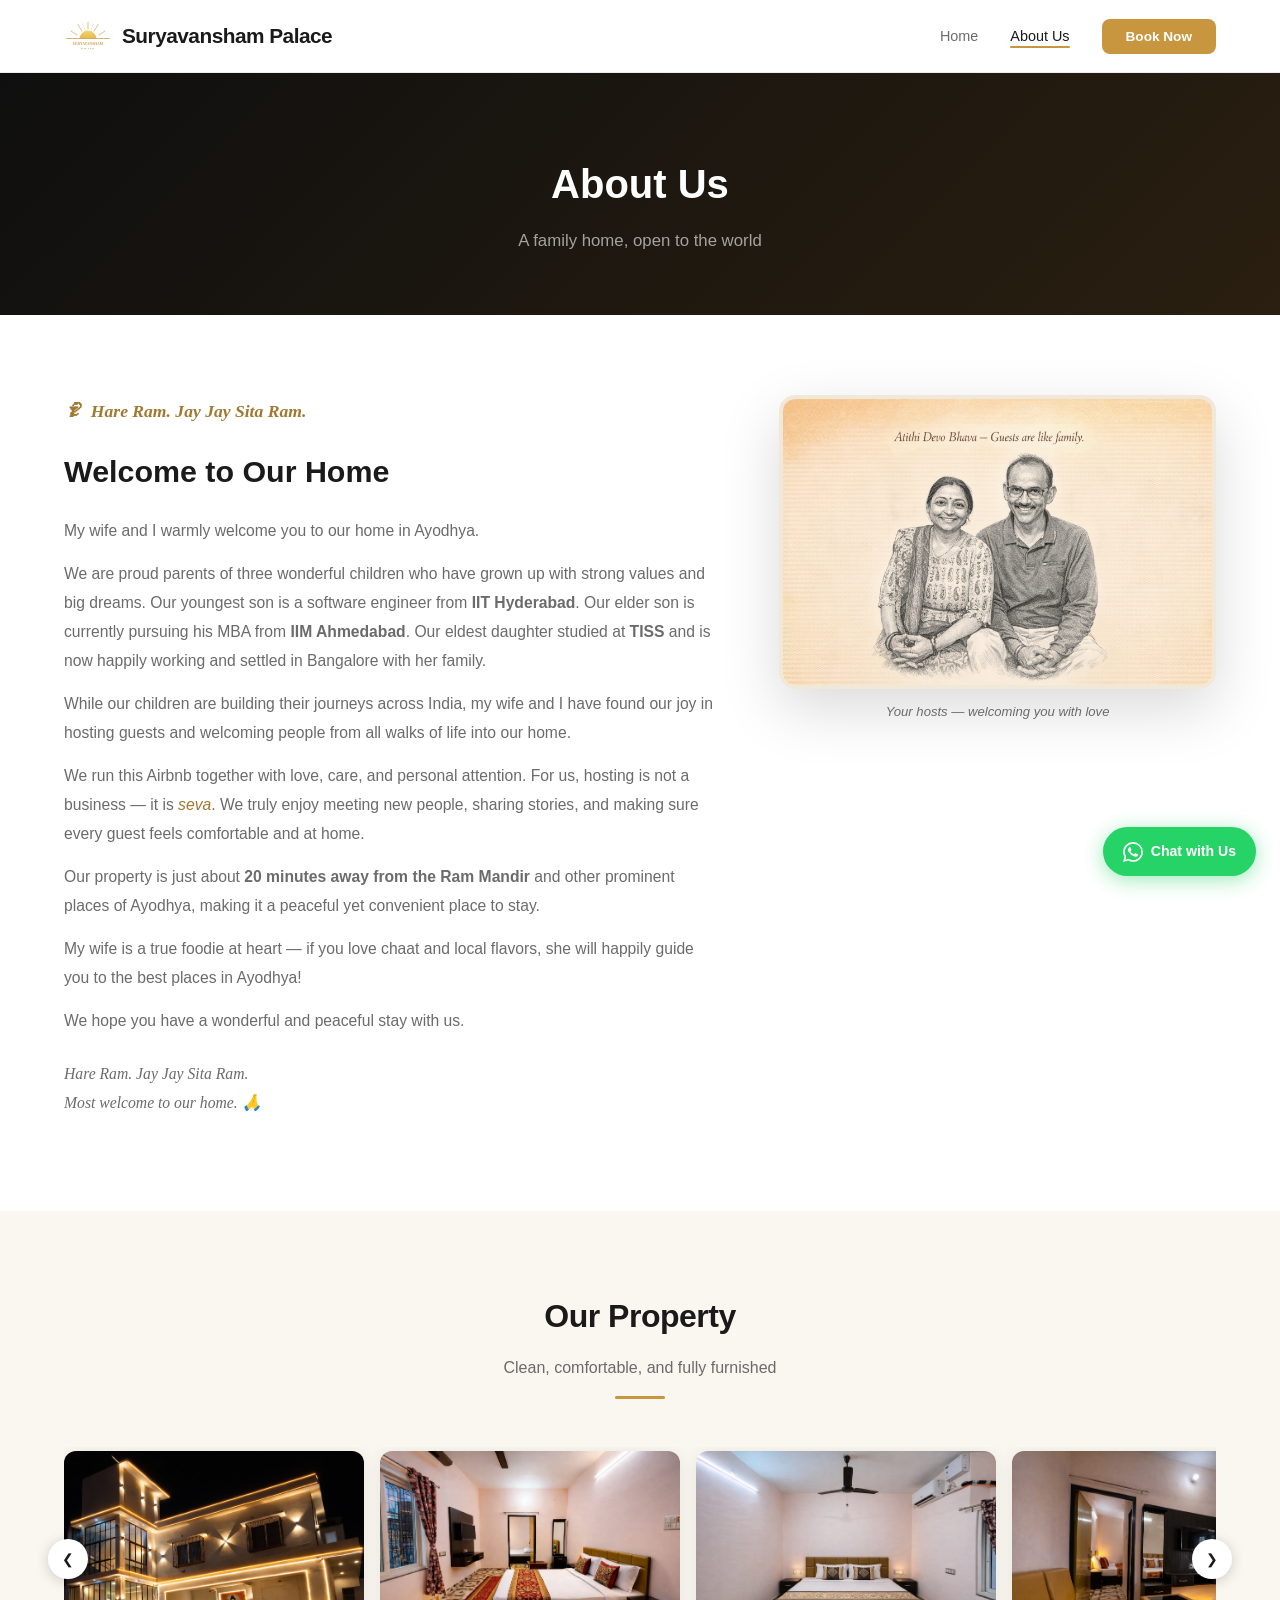
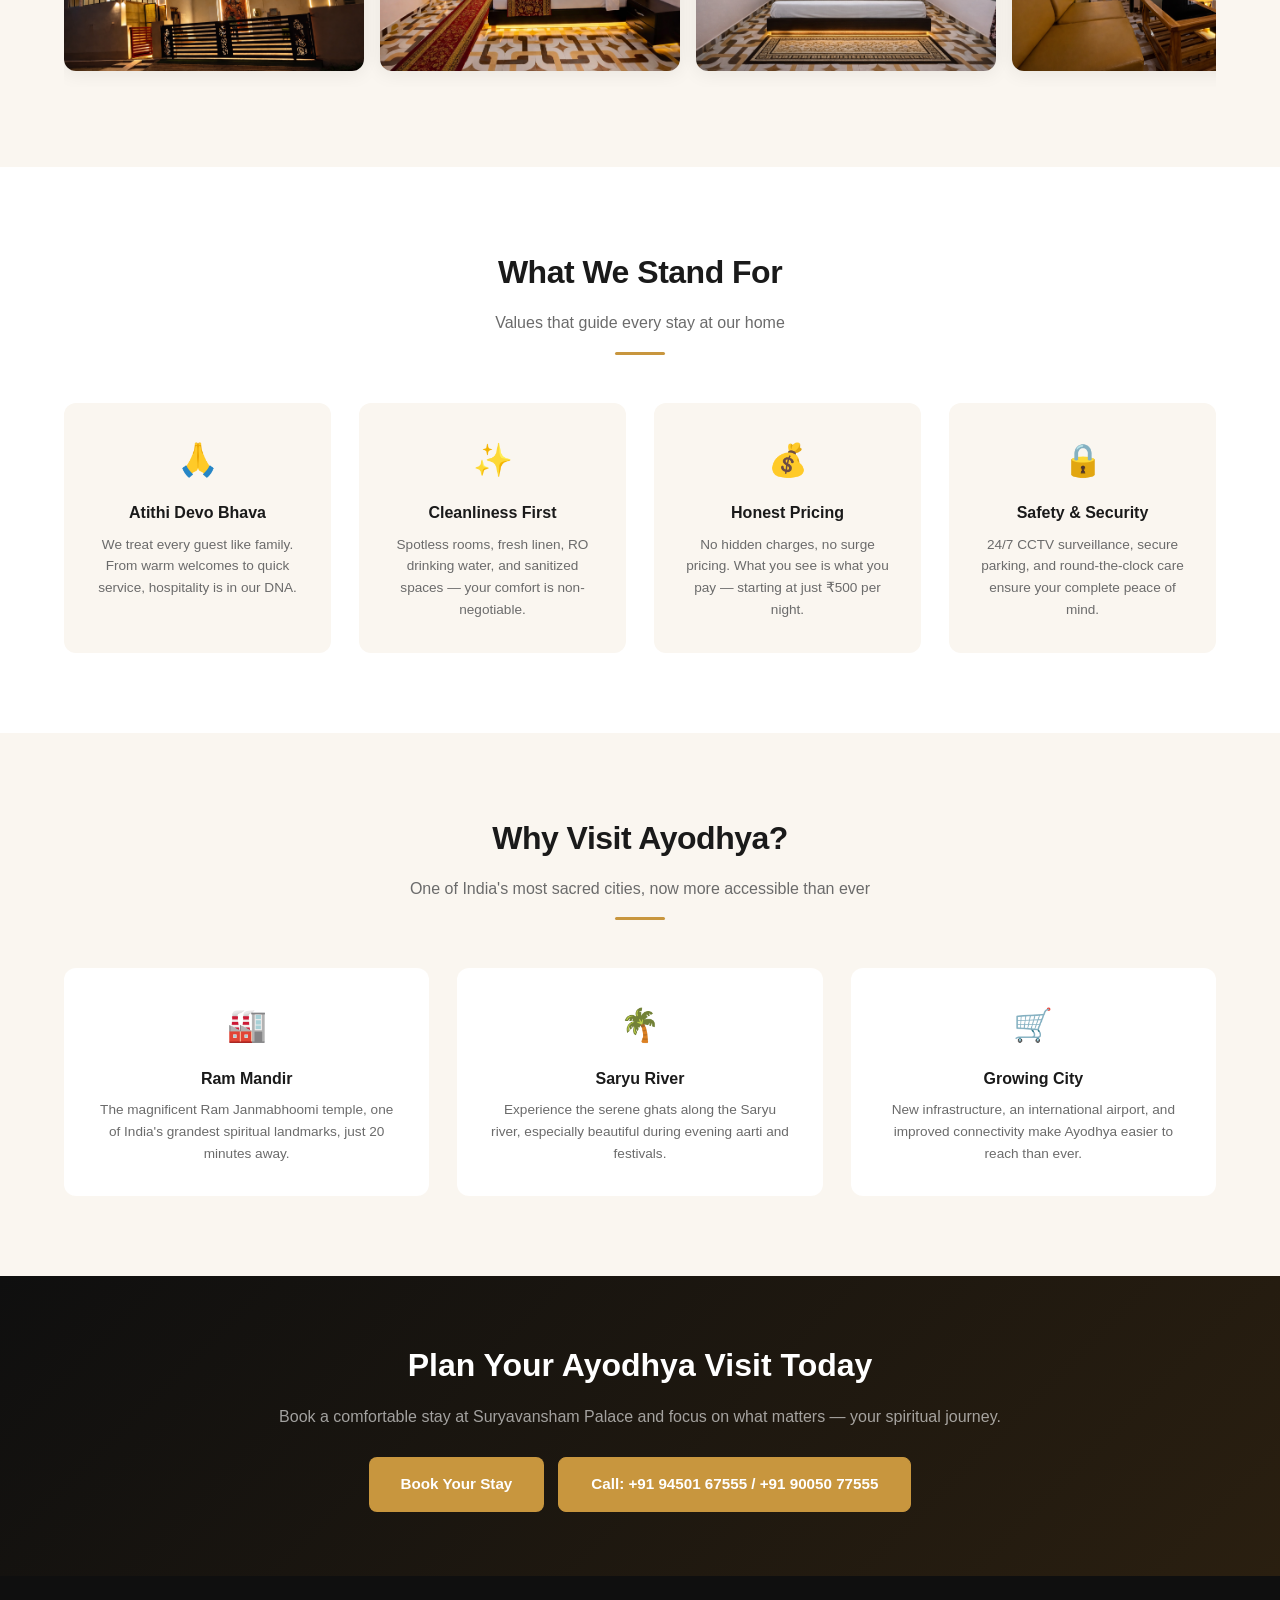
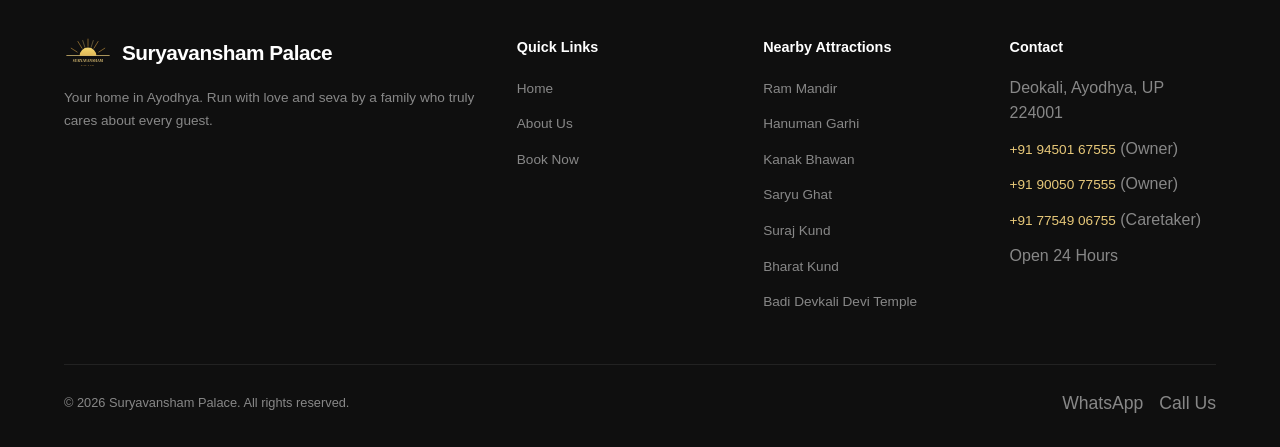
<file: about.html>
<!DOCTYPE html>
<html lang="en">
<head>
    <meta charset="UTF-8">
    <meta name="viewport" content="width=device-width, initial-scale=1.0">
    <link rel="icon" type="image/svg+xml" href="favicon.svg">
    <title>About Us | Suryavansham Palace – Homestay, Ayodhya</title>
    <meta name="description" content="Meet your hosts at Suryavansham Palace, Ayodhya — a warm, family-run homestay 20 minutes from Ram Mandir. Welcoming guests with love, care, and seva since day one.">
    <meta name="keywords" content="family homestay Ayodhya, Suryavansham Palace about, stay near Ram Mandir, Ayodhya guesthouse hosts, family run hotel Ayodhya, warm hospitality Ayodhya, atithi devo bhava Ayodhya, pilgrimage stay Ayodhya, host family Ayodhya">
    <meta name="robots" content="index, follow">
    <meta name="google-site-verification" content="_xFvXaCrzwWP5OSaCbwwFXcfzvP2m5qHzE0cL5Dg4wc">
    <link rel="canonical" href="https://suryavanshampalace.in/about.html">
    <meta property="og:title" content="About Us | Suryavansham Palace – Family Homestay Near Ram Mandir, Ayodhya">
    <meta property="og:description" content="A warm, family-run homestay 20 minutes from Ram Mandir, Ayodhya. Hosting guests with love, care, and seva since day one. Rooms from ₹500/night.">
    <meta property="og:type" content="website">
    <meta property="og:url" content="https://suryavanshampalace.in/about.html">
    <meta property="og:site_name" content="Suryavansham Palace">
    <meta property="og:locale" content="en_IN">
    <meta property="og:image" content="https://suryavanshampalace.in/Airbnb%20Images/Building%20Exterior/airbnb_exterior_edited_4x3.jpg">
    <meta property="og:image:width" content="1200">
    <meta property="og:image:height" content="900">
    <meta property="og:image:alt" content="Your hosts at Suryavansham Palace, Ayodhya — welcoming you with love">
    <meta name="twitter:card" content="summary_large_image">
    <meta name="twitter:title" content="About Us | Suryavansham Palace – Family Homestay, Ayodhya">
    <meta name="twitter:description" content="A family-run homestay 20 min from Ram Mandir, Ayodhya. Atithi Devo Bhava. Rooms from ₹500/night.">
    <meta name="twitter:image" content="https://suryavanshampalace.in/Airbnb%20Images/Building%20Exterior/airbnb_exterior_edited_4x3.jpg">
    <script type="application/ld+json">
    {
      "@context": "https://schema.org",
      "@type": "Organization",
      "name": "Suryavansham Palace",
      "url": "https://suryavanshampalace.in",
      "logo": "https://suryavanshampalace.in/favicon.svg",
      "image": "https://suryavanshampalace.in/Airbnb%20Images/Building%20Exterior/airbnb_exterior_edited_4x3.jpg",
      "description": "Family-run homestay near Ram Mandir, Ayodhya. Welcoming guests with love, care and seva. Rooms from ₹500/night.",
      "telephone": "+919450167555",
      "address": {
        "@type": "PostalAddress",
        "streetAddress": "NH 27, Korkhana Deokali Link Road, Near Sai Data Kuti, Deokali",
        "addressLocality": "Ayodhya",
        "addressRegion": "Uttar Pradesh",
        "postalCode": "224001",
        "addressCountry": "IN"
      },
      "contactPoint": {
        "@type": "ContactPoint",
        "telephone": "+919450167555",
        "contactType": "reservations",
        "availableLanguage": ["Hindi", "English"]
      }
    }
    </script>
    <script type="application/ld+json">
    {
      "@context": "https://schema.org",
      "@type": "BreadcrumbList",
      "itemListElement": [
        {"@type": "ListItem", "position": 1, "name": "Home", "item": "https://suryavanshampalace.in/"},
        {"@type": "ListItem", "position": 2, "name": "About Us", "item": "https://suryavanshampalace.in/about.html"}
      ]
    }
    </script>
    <!-- Google Analytics 4 -->
    <script async src="https://www.googletagmanager.com/gtag/js?id=G-SVLRY446D1"></script>
    <script>window.dataLayer=window.dataLayer||[];function gtag(){dataLayer.push(arguments);}gtag('js',new Date());gtag('config','G-SVLRY446D1');</script>
    <link rel="stylesheet" href="css/style.css">
</head>
<body>

<!-- Navbar -->
<nav class="navbar">
    <div class="container">
        <a href="index.html" class="logo">
            <svg viewBox="0 0 200 140" xmlns="http://www.w3.org/2000/svg"><defs><linearGradient id="sg" x1="0%" y1="100%" x2="0%" y2="0%"><stop offset="0%" style="stop-color:#C8963E"/><stop offset="100%" style="stop-color:#F5D76E"/></linearGradient></defs><rect x="10" y="80" width="180" height="2" rx="1" fill="#C8963E"/><circle cx="100" cy="82" r="35" fill="url(#sg)"/><rect x="0" y="82" width="200" height="60" fill="white"/><rect x="10" y="80" width="180" height="2" rx="1" fill="#C8963E"/><g stroke="#C8963E" stroke-width="2.5" stroke-linecap="round"><line x1="100" y1="42" x2="100" y2="12"/><line x1="75" y1="50" x2="58" y2="22"/><line x1="125" y1="50" x2="142" y2="22"/><line x1="55" y1="66" x2="30" y2="50"/><line x1="145" y1="66" x2="170" y2="50"/></g><g stroke="#E8C97A" stroke-width="1.5" stroke-linecap="round"><line x1="87" y1="46" x2="78" y2="18"/><line x1="113" y1="46" x2="122" y2="18"/></g><text x="100" y="106" text-anchor="middle" font-family="Georgia,serif" font-size="14" font-weight="bold" fill="#C8963E" letter-spacing="1">SURYAVANSHAM</text><text x="100" y="124" text-anchor="middle" font-family="Georgia,serif" font-size="8" fill="#8B6914" letter-spacing="4">PALACE</text></svg>
            Suryavansham Palace
        </a>
        <ul class="nav-links" id="navLinks">
            <li><a href="index.html">Home</a></li>
            <li><a href="about.html" class="active">About Us</a></li>
            <li><a href="payment.html" class="nav-cta">Book Now</a></li>
        </ul>
        <button class="menu-toggle" id="menuToggle" aria-label="Toggle menu">
            <span></span><span></span><span></span>
        </button>
    </div>
</nav>

<!-- Page Hero -->
<section class="page-hero">
    <div class="container">
        <h1>About Us</h1>
        <p>A family home, open to the world</p>
    </div>
</section>

<!-- Host Section -->
<section class="host-section">
    <div class="container">
        <div class="host-layout">

            <!-- Story Text -->
            <div class="host-text">
                <p class="greeting">&#x1F54F;&nbsp; Hare Ram. Jay Jay Sita Ram.</p>

                <h2>Welcome to Our Home</h2>

                <p>My wife and I warmly welcome you to our home in Ayodhya.</p>

                <p>We are proud parents of three wonderful children who have grown up with strong values and big dreams. Our youngest son is a software engineer from <strong>IIT Hyderabad</strong>. Our elder son is currently pursuing his MBA from <strong>IIM Ahmedabad</strong>. Our eldest daughter studied at <strong>TISS</strong> and is now happily working and settled in Bangalore with her family.</p>

                <p>While our children are building their journeys across India, my wife and I have found our joy in hosting guests and welcoming people from all walks of life into our home.</p>

                <p>We run this Airbnb together with love, care, and personal attention. For us, hosting is not a business &mdash; it is <em>seva</em>. We truly enjoy meeting new people, sharing stories, and making sure every guest feels comfortable and at home.</p>

                <p>Our property is just about <strong>20 minutes away from the Ram Mandir</strong> and other prominent places of Ayodhya, making it a peaceful yet convenient place to stay.</p>

                <p>My wife is a true foodie at heart &mdash; if you love chaat and local flavors, she will happily guide you to the best places in Ayodhya!</p>

                <p>We hope you have a wonderful and peaceful stay with us.</p>

                <p class="host-sig">Hare Ram. Jay Jay Sita Ram.<br>Most welcome to our home. 🙏</p>
            </div>

            <!-- Host Photo -->
            <div class="host-photo-wrap">
                <img src="Mom%20dad%20image/ChatGPT%20Image%20Mar%203,%202026,%2003_54_40%20PM.png" alt="Your hosts at Suryavansham Palace">
                <p class="host-photo-caption">Your hosts &mdash; welcoming you with love</p>
            </div>

        </div>
    </div>
</section>

<!-- Property Gallery -->
<section class="section section-dark">
    <div class="container">
        <div class="section-header">
            <h2>Our Property</h2>
            <p>Clean, comfortable, and fully furnished</p>
            <div class="line"></div>
        </div>
        <div class="gallery-wrapper">
            <button class="gallery-btn gallery-btn-prev" id="galleryPrev" aria-label="Previous photos">&#10094;</button>
            <div class="gallery-scroll" id="galleryScroll">
                <div class="gallery-item"><img src="Airbnb%20Images/New%20edited/Suryavansham%20Palace.png" alt="Suryavansham Palace at night" loading="lazy"></div>
                <div class="gallery-item"><img src="Airbnb%20Images/New%20edited/Delux%201bhk/Suryavansham%20Palace%20Canva%20(6).png" alt="Deluxe 1BHK bedroom" loading="lazy"></div>
                <div class="gallery-item"><img src="Airbnb%20Images/New%20edited/Delux%20room/Suryavansham%20Palace%20Canva.png" alt="Deluxe Room" loading="lazy"></div>
                <div class="gallery-item"><img src="Airbnb%20Images/New%20edited/Delux%201bhk/Suryavansham%20Palace%20Canva%20(3).png" alt="Deluxe 1BHK living area" loading="lazy"></div>
                <div class="gallery-item"><img src="Airbnb%20Images/Building%20Exterior/airbnb_exterior_edited_4x3_02.jpg" alt="Property front view" loading="lazy"></div>
                <div class="gallery-item"><img src="Airbnb%20Images/Building%20Exterior/airbnb_exterior_edited_4x3_03.jpg" alt="Property entrance" loading="lazy"></div>
                <div class="gallery-item"><img src="Airbnb%20Images/Building%20Exterior/airbnb_exterior_edited_4x3_04.jpg" alt="Building exterior" loading="lazy"></div>
                <div class="gallery-item"><img src="Airbnb%20Images/Building%20Exterior/airbnb_common_area_edited_4x3.jpg" alt="Common area" loading="lazy"></div>
                <div class="gallery-item"><img src="Airbnb%20Images/Building%20Exterior/airbnb_staircase_edited_4x3.jpg" alt="Staircase" loading="lazy"></div>
                <div class="gallery-item"><img src="Airbnb%20Images/Building%20Exterior/about_us_banner_refined_4x3.jpg" alt="Property overview" loading="lazy"></div>
                <div class="gallery-item"><img src="Airbnb%20Images/Building%20Exterior/ChatGPT%20Image%20Mar%204,%202026,%2012_36_51%20AM.png" alt="Suryavansham Palace" loading="lazy"></div>
            </div>
            <button class="gallery-btn gallery-btn-next" id="galleryNext" aria-label="Next photos">&#10095;</button>
        </div>
    </div>
</section>

<!-- What We Stand For -->
<section class="section">
    <div class="container">
        <div class="section-header">
            <h2>What We Stand For</h2>
            <p>Values that guide every stay at our home</p>
            <div class="line"></div>
        </div>
        <div class="values-grid">
            <div class="value-card">
                <div class="icon">&#128591;</div>
                <h4>Atithi Devo Bhava</h4>
                <p>We treat every guest like family. From warm welcomes to quick service, hospitality is in our DNA.</p>
            </div>
            <div class="value-card">
                <div class="icon">&#10024;</div>
                <h4>Cleanliness First</h4>
                <p>Spotless rooms, fresh linen, RO drinking water, and sanitized spaces &mdash; your comfort is non-negotiable.</p>
            </div>
            <div class="value-card">
                <div class="icon">&#128176;</div>
                <h4>Honest Pricing</h4>
                <p>No hidden charges, no surge pricing. What you see is what you pay &mdash; starting at just &#8377;500 per night.</p>
            </div>
            <div class="value-card">
                <div class="icon">&#128274;</div>
                <h4>Safety &amp; Security</h4>
                <p>24/7 CCTV surveillance, secure parking, and round-the-clock care ensure your complete peace of mind.</p>
            </div>
        </div>
    </div>
</section>

<!-- Why Ayodhya -->
<section class="section section-dark">
    <div class="container">
        <div class="section-header">
            <h2>Why Visit Ayodhya?</h2>
            <p>One of India's most sacred cities, now more accessible than ever</p>
            <div class="line"></div>
        </div>
        <div class="values-grid">
            <div class="value-card" style="background:white;">
                <div class="icon">&#127981;</div>
                <h4>Ram Mandir</h4>
                <p>The magnificent Ram Janmabhoomi temple, one of India's grandest spiritual landmarks, just 20 minutes away.</p>
            </div>
            <div class="value-card" style="background:white;">
                <div class="icon">&#127796;</div>
                <h4>Saryu River</h4>
                <p>Experience the serene ghats along the Saryu river, especially beautiful during evening aarti and festivals.</p>
            </div>
            <div class="value-card" style="background:white;">
                <div class="icon">&#128722;</div>
                <h4>Growing City</h4>
                <p>New infrastructure, an international airport, and improved connectivity make Ayodhya easier to reach than ever.</p>
            </div>
        </div>
    </div>
</section>

<!-- CTA -->
<section class="cta-banner">
    <div class="container">
        <h2>Plan Your Ayodhya Visit Today</h2>
        <p>Book a comfortable stay at Suryavansham Palace and focus on what matters &mdash; your spiritual journey.</p>
        <div style="display:flex;gap:14px;justify-content:center;flex-wrap:wrap;">
            <a href="payment.html" class="btn btn-primary">Book Your Stay</a>
            <a href="tel:+919450167555" class="btn btn-outline">Call: +91 94501 67555 / +91 90050 77555</a>
        </div>
    </div>
</section>

<!-- Footer -->
<footer class="footer">
    <div class="container">
        <div class="footer-grid">
            <div class="footer-about">
                <a href="index.html" class="logo">
                    <svg viewBox="0 0 200 140" xmlns="http://www.w3.org/2000/svg"><defs><linearGradient id="sg2" x1="0%" y1="100%" x2="0%" y2="0%"><stop offset="0%" style="stop-color:#C8963E"/><stop offset="100%" style="stop-color:#F5D76E"/></linearGradient></defs><rect x="10" y="80" width="180" height="2" rx="1" fill="#E8C97A"/><circle cx="100" cy="82" r="35" fill="url(#sg2)"/><rect x="0" y="82" width="200" height="60" fill="#0f0f0f"/><rect x="10" y="80" width="180" height="2" rx="1" fill="#E8C97A"/><g stroke="#C8963E" stroke-width="2.5" stroke-linecap="round"><line x1="100" y1="42" x2="100" y2="12"/><line x1="75" y1="50" x2="58" y2="22"/><line x1="125" y1="50" x2="142" y2="22"/><line x1="55" y1="66" x2="30" y2="50"/><line x1="145" y1="66" x2="170" y2="50"/></g><g stroke="#E8C97A" stroke-width="1.5" stroke-linecap="round"><line x1="87" y1="46" x2="78" y2="18"/><line x1="113" y1="46" x2="122" y2="18"/></g><text x="100" y="106" text-anchor="middle" font-family="Georgia,serif" font-size="14" font-weight="bold" fill="#E8C97A" letter-spacing="1">SURYAVANSHAM</text><text x="100" y="124" text-anchor="middle" font-family="Georgia,serif" font-size="8" fill="#C8963E" letter-spacing="4">PALACE</text></svg>
                    Suryavansham Palace
                </a>
                <p>Your home in Ayodhya. Run with love and seva by a family who truly cares about every guest.</p>
            </div>
            <div>
                <h4>Quick Links</h4>
                <ul>
                    <li><a href="index.html">Home</a></li>
                    <li><a href="about.html">About Us</a></li>
                    <li><a href="payment.html">Book Now</a></li>
                </ul>
            </div>
            <div>
                <h4>Nearby Attractions</h4>
                <ul>
                    <li><a href="https://maps.google.com/?q=Ram+Mandir+Ayodhya" target="_blank" rel="noopener">Ram Mandir</a></li>
                    <li><a href="https://maps.google.com/?q=Hanuman+Garhi+Ayodhya" target="_blank" rel="noopener">Hanuman Garhi</a></li>
                    <li><a href="https://maps.google.com/?q=Kanak+Bhawan+Ayodhya" target="_blank" rel="noopener">Kanak Bhawan</a></li>
                    <li><a href="https://maps.google.com/?q=Saryu+Ghat+Ayodhya" target="_blank" rel="noopener">Saryu Ghat</a></li>
                    <li><a href="https://maps.google.com/?q=Suraj+Kund+Ayodhya" target="_blank" rel="noopener">Suraj Kund</a></li>
                    <li><a href="https://maps.google.com/?q=Bharat+Kund+Ayodhya" target="_blank" rel="noopener">Bharat Kund</a></li>
                    <li><a href="https://maps.google.com/?q=Badi+Devkali+Devi+Temple+Ayodhya" target="_blank" rel="noopener">Badi Devkali Devi Temple</a></li>
                </ul>
            </div>
            <div>
                <h4>Contact</h4>
                <ul>
                    <li>Deokali, Ayodhya, UP 224001</li>
                    <li><a href="tel:+919450167555" style="color:var(--gold-light);">+91 94501 67555</a> (Owner)</li>
                    <li><a href="tel:+919005077555" style="color:var(--gold-light);">+91 90050 77555</a> (Owner)</li>
                    <li><a href="tel:+917754906755" style="color:var(--gold-light);">+91 77549 06755</a> (Caretaker)</li>
                    <li>Open 24 Hours</li>
                </ul>
            </div>
        </div>
        <div class="footer-bottom">
            <p>&copy; 2026 Suryavansham Palace. All rights reserved.</p>
            <div class="social-links">
                <a href="https://wa.me/919450167555" target="_blank">WhatsApp</a>
                <a href="tel:+919450167555">Call Us</a>
            </div>
        </div>
    </div>
</footer>

<script>
// Gallery arrow buttons
const galleryScroll = document.getElementById('galleryScroll');
document.getElementById('galleryPrev').addEventListener('click', () => {
    galleryScroll.scrollBy({ left: -316, behavior: 'smooth' });
});
document.getElementById('galleryNext').addEventListener('click', () => {
    galleryScroll.scrollBy({ left: 316, behavior: 'smooth' });
});

const menuToggle = document.getElementById('menuToggle');
const navLinks = document.getElementById('navLinks');
menuToggle.addEventListener('click', () => navLinks.classList.toggle('active'));
navLinks.querySelectorAll('a').forEach(l => l.addEventListener('click', () => navLinks.classList.remove('active')));
window.addEventListener('scroll', () => {
    document.querySelector('.navbar').style.boxShadow = window.scrollY > 50 ? '0 2px 20px rgba(0,0,0,0.1)' : 'none';
});
</script>

<!-- WhatsApp Floating Button -->
<a href="https://wa.me/919450167555?text=Hi!%20I%27d%20like%20to%20enquire%20about%20rooms%20at%20Suryavansham%20Palace%2C%20Ayodhya." class="whatsapp-float" target="_blank" rel="noopener" aria-label="Chat on WhatsApp">
    <svg viewBox="0 0 24 24" fill="currentColor" width="20" height="20"><path d="M17.472 14.382c-.297-.149-1.758-.867-2.03-.967-.273-.099-.471-.148-.67.15-.197.297-.767.966-.94 1.164-.173.199-.347.223-.644.075-.297-.15-1.255-.463-2.39-1.475-.883-.788-1.48-1.761-1.653-2.059-.173-.297-.018-.458.13-.606.134-.133.298-.347.446-.52.149-.174.198-.298.298-.497.099-.198.05-.371-.025-.52-.075-.149-.669-1.612-.916-2.207-.242-.579-.487-.5-.669-.51-.173-.008-.371-.01-.57-.01-.198 0-.52.074-.792.372-.272.297-1.04 1.016-1.04 2.479 0 1.462 1.065 2.875 1.213 3.074.149.198 2.096 3.2 5.077 4.487.709.306 1.262.489 1.694.625.712.227 1.36.195 1.871.118.571-.085 1.758-.719 2.006-1.413.248-.694.248-1.289.173-1.413-.074-.124-.272-.198-.57-.347m-5.421 7.403h-.004a9.87 9.87 0 01-5.031-1.378l-.361-.214-3.741.982.998-3.648-.235-.374a9.86 9.86 0 01-1.51-5.26c.001-5.45 4.436-9.884 9.888-9.884 2.64 0 5.122 1.03 6.988 2.898a9.825 9.825 0 012.893 6.994c-.003 5.45-4.437 9.884-9.885 9.884m8.413-18.297A11.815 11.815 0 0012.05 0C5.495 0 .16 5.335.157 11.892c0 2.096.547 4.142 1.588 5.945L.057 24l6.305-1.654a11.882 11.882 0 005.683 1.448h.005c6.554 0 11.89-5.335 11.893-11.893a11.821 11.821 0 00-3.48-8.413z"/></svg>
    Chat with Us
</a>

</body>
</html>
</file>
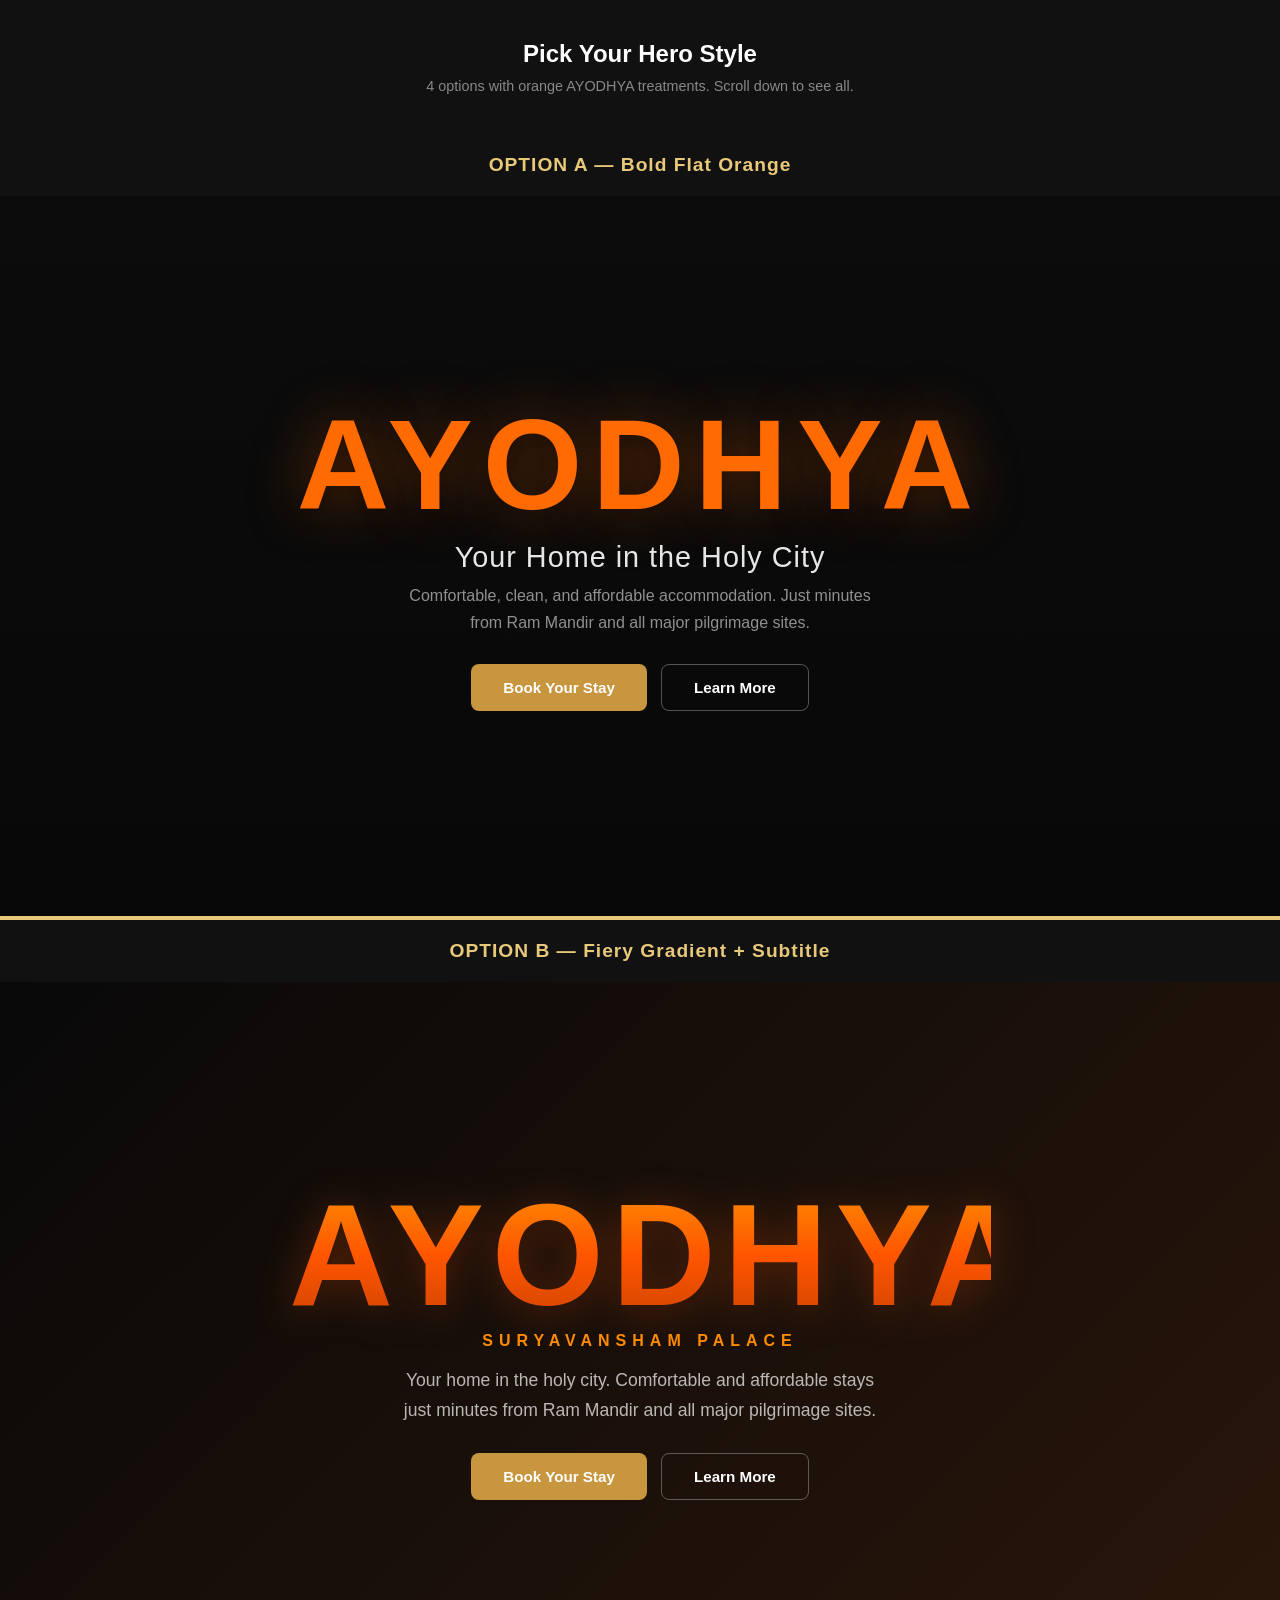
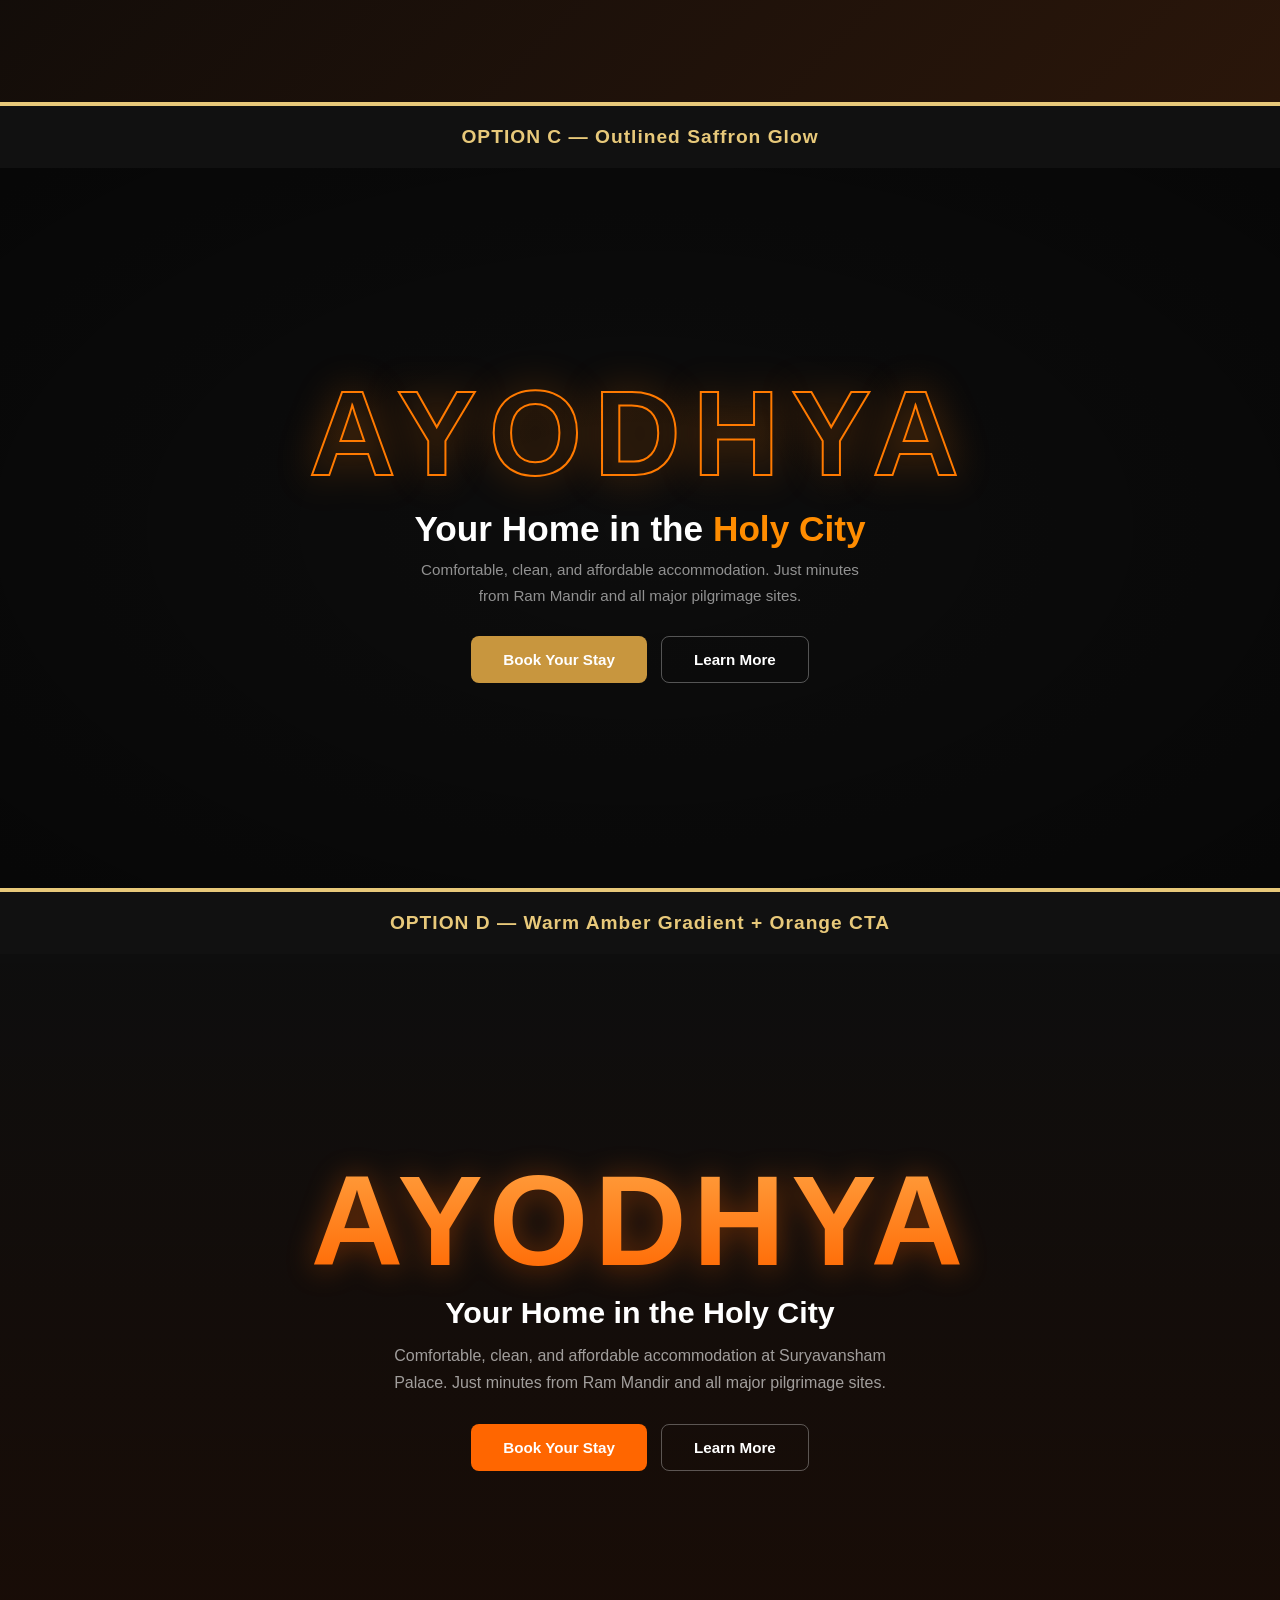
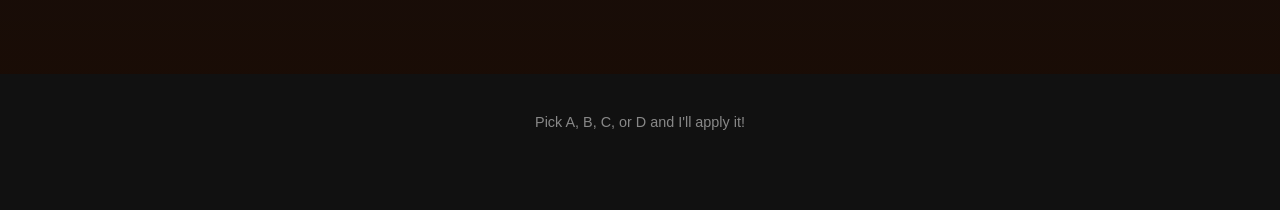
<file: hero-options.html>
<!DOCTYPE html>
<html lang="en">
<head>
    <meta charset="UTF-8">
    <meta name="viewport" content="width=device-width, initial-scale=1.0">
    <title>Hero Options - Pick Your Landing Page</title>
    <style>
        * { margin: 0; padding: 0; box-sizing: border-box; }
        body { font-family: 'Segoe UI', sans-serif; background: #111; color: #fff; }
        h1 { text-align: center; padding: 40px 20px 10px; font-size: 1.5rem; }
        p.sub { text-align: center; color: #888; margin-bottom: 40px; font-size: 0.9rem; }
        .option-label {
            text-align: center; padding: 20px;
            font-size: 1.2rem; font-weight: 700;
            color: #E8C97A; letter-spacing: 1px;
        }
        .hero {
            width: 100%; height: 80vh; min-height: 500px;
            background: url('https://upload.wikimedia.org/wikipedia/commons/thumb/c/c4/Shri_Ram_Janambhoomi_Mandir%2C_Ayodhya.jpg/1920px-Shri_Ram_Janambhoomi_Mandir%2C_Ayodhya.jpg') center/cover no-repeat;
            display: flex; align-items: center; justify-content: center;
            position: relative; overflow: hidden; text-align: center;
        }
        .hero-content { position: relative; z-index: 2; max-width: 750px; padding: 0 24px; }
        .btn {
            display: inline-flex; align-items: center; gap: 8px;
            padding: 14px 32px; border-radius: 8px;
            font-size: 0.95rem; font-weight: 600; cursor: pointer;
            border: none; text-decoration: none;
        }
        .btn-primary { background: #C8963E; color: #fff; }
        .btn-outline { background: transparent; color: #fff; border: 1.5px solid rgba(255,255,255,0.3); }
        .actions { display: flex; gap: 14px; justify-content: center; flex-wrap: wrap; margin-top: 28px; }
        .divider { height: 4px; background: #E8C97A; margin: 0; }

        /* ===== OPTION A: Bold Orange AYODHYA, clean layout ===== */
        .hero-a::before {
            content: ''; position: absolute; inset: 0;
            background: linear-gradient(to bottom, rgba(0,0,0,0.3) 0%, rgba(0,0,0,0.55) 100%);
        }
        .city-a {
            font-size: clamp(4.5rem, 12vw, 8rem);
            font-weight: 900; letter-spacing: 10px;
            text-transform: uppercase; line-height: 1;
            margin-bottom: 12px;
            color: #FF6B00;
            text-shadow: 0 0 60px rgba(255,107,0,0.4), 0 4px 20px rgba(0,0,0,0.5);
        }
        .tagline-a {
            font-size: clamp(1.2rem, 2.5vw, 1.8rem);
            font-weight: 300; color: rgba(255,255,255,0.9);
            margin-bottom: 8px; letter-spacing: 1px;
        }
        .sub-a {
            font-size: 1rem; color: rgba(255,255,255,0.55);
            max-width: 480px; margin: 0 auto; line-height: 1.7;
        }

        /* ===== OPTION B: Warm gradient orange, subtitle style ===== */
        .hero-b::before {
            content: ''; position: absolute; inset: 0;
            background: linear-gradient(135deg, rgba(0,0,0,0.5) 0%, rgba(80,30,0,0.4) 100%);
        }
        .city-b {
            font-size: clamp(5rem, 13vw, 9rem);
            font-weight: 900; letter-spacing: 8px;
            text-transform: uppercase; line-height: 1;
            margin-bottom: 4px;
            background: linear-gradient(180deg, #FF8C00 0%, #FF5500 50%, #CC4400 100%);
            -webkit-background-clip: text; -webkit-text-fill-color: transparent;
            background-clip: text;
            filter: drop-shadow(0 4px 20px rgba(255,85,0,0.3));
        }
        .tagline-b {
            font-size: 1rem; font-weight: 600; color: #FF8C00;
            letter-spacing: 6px; text-transform: uppercase;
            margin-bottom: 16px;
        }
        .sub-b {
            font-size: 1.1rem; color: rgba(255,255,255,0.7);
            max-width: 500px; margin: 0 auto; line-height: 1.7;
        }

        /* ===== OPTION C: Saffron glow, centered minimal ===== */
        .hero-c::before {
            content: ''; position: absolute; inset: 0;
            background: radial-gradient(ellipse at center, rgba(0,0,0,0.25) 0%, rgba(0,0,0,0.6) 100%);
        }
        .city-c {
            font-size: clamp(4rem, 11vw, 7.5rem);
            font-weight: 800; letter-spacing: 12px;
            text-transform: uppercase; line-height: 1;
            margin-bottom: 16px;
            color: transparent;
            -webkit-text-stroke: 2px #FF7A00;
            text-shadow: 0 0 40px rgba(255,122,0,0.3);
        }
        .tagline-c {
            font-size: clamp(1.4rem, 3vw, 2.2rem);
            font-weight: 700; color: #fff;
            margin-bottom: 8px;
        }
        .tagline-c span { color: #FF8C00; }
        .sub-c {
            font-size: 0.95rem; color: rgba(255,255,255,0.55);
            max-width: 460px; margin: 0 auto; line-height: 1.7;
        }

        /* ===== OPTION D: Fiery orange with large readable text ===== */
        .hero-d::before {
            content: ''; position: absolute; inset: 0;
            background: linear-gradient(to bottom, rgba(0,0,0,0.2) 0%, rgba(30,10,0,0.65) 100%);
        }
        .city-d {
            font-size: clamp(4.5rem, 12vw, 8rem);
            font-weight: 900; letter-spacing: 6px;
            text-transform: uppercase; line-height: 1;
            margin-bottom: 10px;
            background: linear-gradient(180deg, #FFA040 0%, #FF6600 100%);
            -webkit-background-clip: text; -webkit-text-fill-color: transparent;
            background-clip: text;
            filter: drop-shadow(0 2px 15px rgba(255,100,0,0.4));
        }
        .tagline-d {
            font-size: clamp(1.3rem, 2.5vw, 1.9rem);
            font-weight: 600; color: #fff;
            margin-bottom: 12px;
        }
        .sub-d {
            font-size: 1rem; color: rgba(255,255,255,0.6);
            max-width: 500px; margin: 0 auto; line-height: 1.7;
        }
        .btn-d { background: #FF6600; color: #fff; }
    </style>
</head>
<body>

<h1>Pick Your Hero Style</h1>
<p class="sub">4 options with orange AYODHYA treatments. Scroll down to see all.</p>

<!-- OPTION A -->
<div class="option-label">OPTION A &mdash; Bold Flat Orange</div>
<div class="hero hero-a">
    <div class="hero-content">
        <div class="city-a">AYODHYA</div>
        <div class="tagline-a">Your Home in the Holy City</div>
        <div class="sub-a">Comfortable, clean, and affordable accommodation. Just minutes from Ram Mandir and all major pilgrimage sites.</div>
        <div class="actions">
            <a href="#" class="btn btn-primary">Book Your Stay</a>
            <a href="#" class="btn btn-outline">Learn More</a>
        </div>
    </div>
</div>

<div class="divider"></div>

<!-- OPTION B -->
<div class="option-label">OPTION B &mdash; Fiery Gradient + Subtitle</div>
<div class="hero hero-b">
    <div class="hero-content">
        <div class="city-b">AYODHYA</div>
        <div class="tagline-b">Suryavansham Palace</div>
        <div class="sub-b">Your home in the holy city. Comfortable and affordable stays just minutes from Ram Mandir and all major pilgrimage sites.</div>
        <div class="actions">
            <a href="#" class="btn btn-primary">Book Your Stay</a>
            <a href="#" class="btn btn-outline">Learn More</a>
        </div>
    </div>
</div>

<div class="divider"></div>

<!-- OPTION C -->
<div class="option-label">OPTION C &mdash; Outlined Saffron Glow</div>
<div class="hero hero-c">
    <div class="hero-content">
        <div class="city-c">AYODHYA</div>
        <div class="tagline-c">Your Home in the <span>Holy City</span></div>
        <div class="sub-c">Comfortable, clean, and affordable accommodation. Just minutes from Ram Mandir and all major pilgrimage sites.</div>
        <div class="actions">
            <a href="#" class="btn btn-primary">Book Your Stay</a>
            <a href="#" class="btn btn-outline">Learn More</a>
        </div>
    </div>
</div>

<div class="divider"></div>

<!-- OPTION D -->
<div class="option-label">OPTION D &mdash; Warm Amber Gradient + Orange CTA</div>
<div class="hero hero-d">
    <div class="hero-content">
        <div class="city-d">AYODHYA</div>
        <div class="tagline-d">Your Home in the Holy City</div>
        <div class="sub-d">Comfortable, clean, and affordable accommodation at Suryavansham Palace. Just minutes from Ram Mandir and all major pilgrimage sites.</div>
        <div class="actions">
            <a href="#" class="btn btn-d">Book Your Stay</a>
            <a href="#" class="btn btn-outline">Learn More</a>
        </div>
    </div>
</div>

<p class="sub" style="padding: 40px 20px;">Pick A, B, C, or D and I'll apply it!</p>

</body>
</html>
</file>
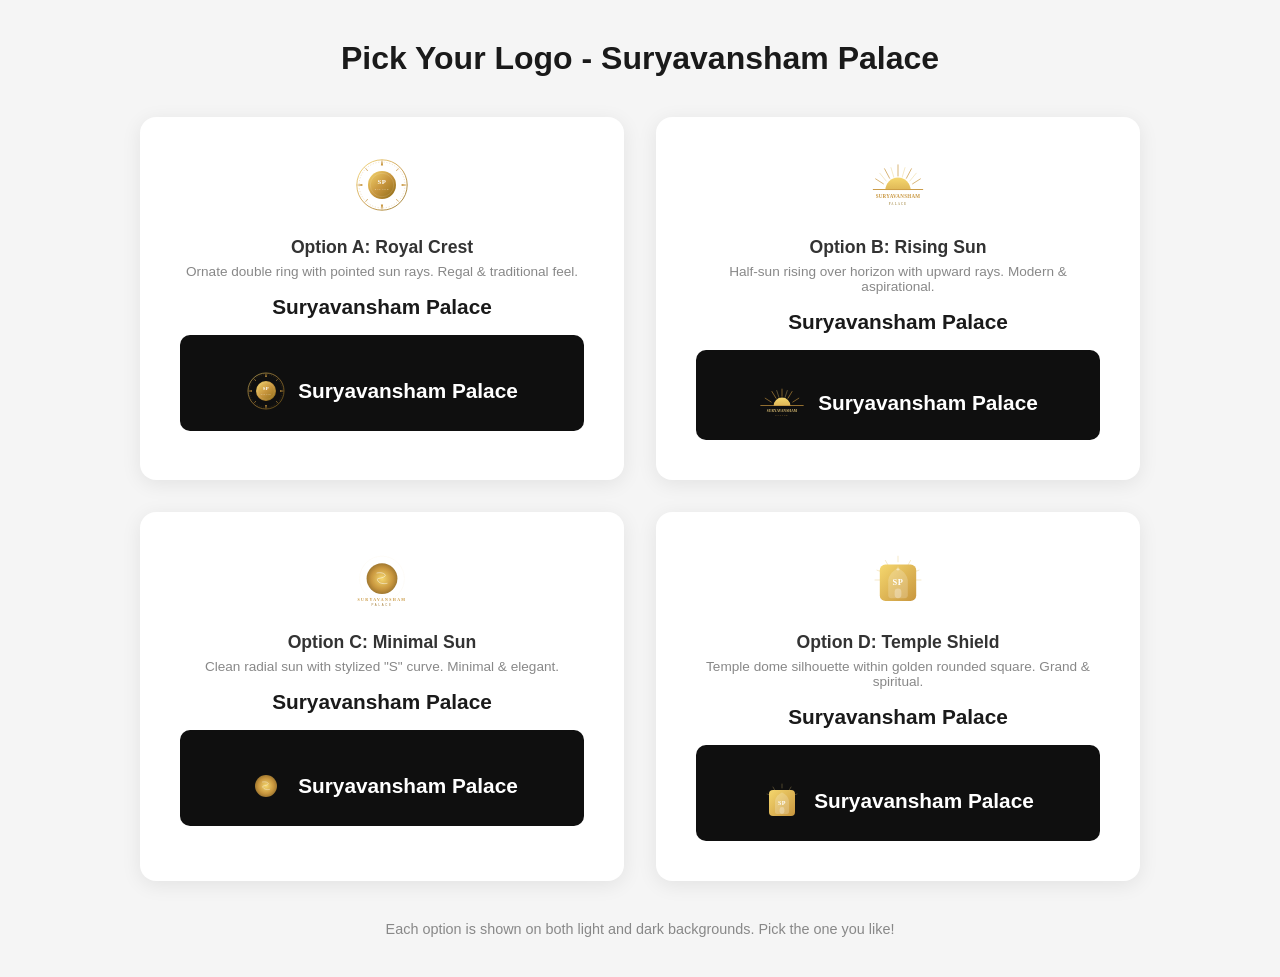
<file: logo-options.html>
<!DOCTYPE html>
<html lang="en">
<head>
    <meta charset="UTF-8">
    <meta name="viewport" content="width=device-width, initial-scale=1.0">
    <title>Logo Options - Suryavansham Palace</title>
    <style>
        * { margin: 0; padding: 0; box-sizing: border-box; }
        body { font-family: 'Segoe UI', sans-serif; background: #f5f5f5; padding: 40px; }
        h1 { text-align: center; margin-bottom: 40px; color: #1a1a1a; }
        .grid { display: grid; grid-template-columns: repeat(2, 1fr); gap: 32px; max-width: 1000px; margin: 0 auto; }
        .option { background: white; border-radius: 16px; padding: 40px; text-align: center; box-shadow: 0 4px 20px rgba(0,0,0,0.08); }
        .option h3 { margin-top: 20px; font-size: 1.1rem; color: #333; }
        .option p { color: #888; font-size: 0.85rem; margin-top: 6px; }
        .preview { display: flex; align-items: center; justify-content: center; gap: 12px; margin-top: 16px; }
        .preview span { font-size: 1.3rem; font-weight: 700; color: #1a1a1a; }
        .dark-bg { background: #0f0f0f; padding: 20px; border-radius: 10px; margin-top: 16px; }
        .dark-bg .preview span { color: #fff; }
        svg { width: 56px; height: 56px; }
    </style>
</head>
<body>
    <h1>Pick Your Logo - Suryavansham Palace</h1>
    <div class="grid">

        <!-- Option A: Ornate Sun with Devanagari-style arch -->
        <div class="option">
            <svg viewBox="0 0 200 200" xmlns="http://www.w3.org/2000/svg">
                <defs>
                    <linearGradient id="gA" x1="0%" y1="0%" x2="100%" y2="100%">
                        <stop offset="0%" style="stop-color:#F5D76E"/>
                        <stop offset="50%" style="stop-color:#C8963E"/>
                        <stop offset="100%" style="stop-color:#8B6914"/>
                    </linearGradient>
                </defs>
                <!-- Outer decorative ring -->
                <circle cx="100" cy="100" r="90" fill="none" stroke="url(#gA)" stroke-width="3"/>
                <circle cx="100" cy="100" r="82" fill="none" stroke="#C8963E" stroke-width="1" stroke-dasharray="4 6"/>
                <!-- Sun body -->
                <circle cx="100" cy="100" r="50" fill="url(#gA)"/>
                <!-- Inner ring -->
                <circle cx="100" cy="100" r="42" fill="none" stroke="rgba(255,255,255,0.3)" stroke-width="1.5"/>
                <!-- Rays - pointed triangular -->
                <g fill="#C8963E">
                    <polygon points="100,8 96,30 104,30"/>
                    <polygon points="100,192 96,170 104,170"/>
                    <polygon points="8,100 30,96 30,104"/>
                    <polygon points="192,100 170,96 170,104"/>
                    <polygon points="35,35 50,48 48,50"/>
                    <polygon points="165,35 150,48 152,50"/>
                    <polygon points="35,165 50,152 48,150"/>
                    <polygon points="165,165 150,152 152,150"/>
                </g>
                <!-- Text -->
                <text x="100" y="96" text-anchor="middle" font-family="Georgia,serif" font-size="24" font-weight="bold" fill="#FFF" letter-spacing="2">SP</text>
                <text x="100" y="118" text-anchor="middle" font-family="Georgia,serif" font-size="9" fill="rgba(255,255,255,0.8)" letter-spacing="3">PALACE</text>
            </svg>
            <h3>Option A: Royal Crest</h3>
            <p>Ornate double ring with pointed sun rays. Regal & traditional feel.</p>
            <div class="preview"><span>Suryavansham Palace</span></div>
            <div class="dark-bg">
                <div class="preview">
                    <svg viewBox="0 0 200 200" xmlns="http://www.w3.org/2000/svg" style="width:40px;height:40px"><defs><linearGradient id="gA2" x1="0%" y1="0%" x2="100%" y2="100%"><stop offset="0%" style="stop-color:#F5D76E"/><stop offset="50%" style="stop-color:#C8963E"/><stop offset="100%" style="stop-color:#8B6914"/></linearGradient></defs><circle cx="100" cy="100" r="90" fill="none" stroke="url(#gA2)" stroke-width="3"/><circle cx="100" cy="100" r="82" fill="none" stroke="#C8963E" stroke-width="1" stroke-dasharray="4 6"/><circle cx="100" cy="100" r="50" fill="url(#gA2)"/><circle cx="100" cy="100" r="42" fill="none" stroke="rgba(255,255,255,0.3)" stroke-width="1.5"/><g fill="#C8963E"><polygon points="100,8 96,30 104,30"/><polygon points="100,192 96,170 104,170"/><polygon points="8,100 30,96 30,104"/><polygon points="192,100 170,96 170,104"/><polygon points="35,35 50,48 48,50"/><polygon points="165,35 150,48 152,50"/><polygon points="35,165 50,152 48,150"/><polygon points="165,165 150,152 152,150"/></g><text x="100" y="96" text-anchor="middle" font-family="Georgia,serif" font-size="24" font-weight="bold" fill="#FFF" letter-spacing="2">SP</text><text x="100" y="118" text-anchor="middle" font-family="Georgia,serif" font-size="9" fill="rgba(255,255,255,0.8)" letter-spacing="3">PALACE</text></svg>
                    <span>Suryavansham Palace</span>
                </div>
            </div>
        </div>

        <!-- Option B: Rising Sun / Half Sun -->
        <div class="option">
            <svg viewBox="0 0 200 200" xmlns="http://www.w3.org/2000/svg">
                <defs>
                    <linearGradient id="gB" x1="0%" y1="100%" x2="0%" y2="0%">
                        <stop offset="0%" style="stop-color:#C8963E"/>
                        <stop offset="100%" style="stop-color:#F5D76E"/>
                    </linearGradient>
                </defs>
                <!-- Horizon line -->
                <rect x="10" y="115" width="180" height="2.5" rx="1" fill="#C8963E"/>
                <!-- Rising sun -->
                <circle cx="100" cy="118" r="45" fill="url(#gB)"/>
                <rect x="0" y="118" width="200" height="82" fill="white"/>
                <rect x="10" y="115" width="180" height="2.5" rx="1" fill="#C8963E"/>
                <!-- Rays shooting up -->
                <g stroke="#C8963E" stroke-width="2.5" stroke-linecap="round">
                    <line x1="100" y1="68" x2="100" y2="28"/>
                    <line x1="70" y1="76" x2="52" y2="42"/>
                    <line x1="130" y1="76" x2="148" y2="42"/>
                    <line x1="48" y1="96" x2="20" y2="78"/>
                    <line x1="152" y1="96" x2="180" y2="78"/>
                </g>
                <g stroke="#E8C97A" stroke-width="1.5" stroke-linecap="round">
                    <line x1="85" y1="72" x2="75" y2="38"/>
                    <line x1="115" y1="72" x2="125" y2="38"/>
                    <line x1="58" y1="86" x2="35" y2="58"/>
                    <line x1="142" y1="86" x2="165" y2="58"/>
                </g>
                <!-- Text below -->
                <text x="100" y="148" text-anchor="middle" font-family="Georgia,serif" font-size="18" font-weight="bold" fill="#C8963E" letter-spacing="1">SURYAVANSHAM</text>
                <text x="100" y="170" text-anchor="middle" font-family="Georgia,serif" font-size="11" fill="#8B6914" letter-spacing="4">PALACE</text>
            </svg>
            <h3>Option B: Rising Sun</h3>
            <p>Half-sun rising over horizon with upward rays. Modern & aspirational.</p>
            <div class="preview"><span>Suryavansham Palace</span></div>
            <div class="dark-bg">
                <div class="preview">
                    <svg viewBox="0 0 200 140" xmlns="http://www.w3.org/2000/svg" style="width:48px;height:34px"><defs><linearGradient id="gB2" x1="0%" y1="100%" x2="0%" y2="0%"><stop offset="0%" style="stop-color:#C8963E"/><stop offset="100%" style="stop-color:#F5D76E"/></linearGradient></defs><rect x="10" y="80" width="180" height="2" rx="1" fill="#C8963E"/><circle cx="100" cy="82" r="35" fill="url(#gB2)"/><rect x="0" y="82" width="200" height="60" fill="#0f0f0f"/><rect x="10" y="80" width="180" height="2" rx="1" fill="#C8963E"/><g stroke="#C8963E" stroke-width="2.5" stroke-linecap="round"><line x1="100" y1="42" x2="100" y2="12"/><line x1="75" y1="50" x2="58" y2="22"/><line x1="125" y1="50" x2="142" y2="22"/><line x1="55" y1="66" x2="30" y2="50"/><line x1="145" y1="66" x2="170" y2="50"/></g><g stroke="#E8C97A" stroke-width="1.5" stroke-linecap="round"><line x1="87" y1="46" x2="78" y2="18"/><line x1="113" y1="46" x2="122" y2="18"/></g><text x="100" y="106" text-anchor="middle" font-family="Georgia,serif" font-size="14" font-weight="bold" fill="#E8C97A" letter-spacing="1">SURYAVANSHAM</text><text x="100" y="124" text-anchor="middle" font-family="Georgia,serif" font-size="8" fill="#C8963E" letter-spacing="4">PALACE</text></svg>
                    <span>Suryavansham Palace</span>
                </div>
            </div>
        </div>

        <!-- Option C: Minimal Sun Circle -->
        <div class="option">
            <svg viewBox="0 0 200 200" xmlns="http://www.w3.org/2000/svg">
                <defs>
                    <radialGradient id="gC" cx="50%" cy="50%" r="50%">
                        <stop offset="0%" style="stop-color:#F5D76E"/>
                        <stop offset="70%" style="stop-color:#C8963E"/>
                        <stop offset="100%" style="stop-color:#A07830"/>
                    </radialGradient>
                </defs>
                <!-- Soft glow -->
                <circle cx="100" cy="95" r="80" fill="none" stroke="#E8C97A" stroke-width="0.5" opacity="0.4"/>
                <!-- Sun -->
                <circle cx="100" cy="95" r="55" fill="url(#gC)"/>
                <!-- Stylized S curve inside -->
                <path d="M82,75 C82,75 100,70 110,80 C120,90 85,95 85,95 C85,95 80,100 90,108 C100,116 118,112 118,112" fill="none" stroke="rgba(255,255,255,0.6)" stroke-width="3" stroke-linecap="round"/>
                <!-- Text below -->
                <text x="100" y="175" text-anchor="middle" font-family="Georgia,serif" font-size="14" fill="#C8963E" letter-spacing="5" font-weight="bold">SURYAVANSHAM</text>
                <text x="100" y="194" text-anchor="middle" font-family="'Segoe UI',sans-serif" font-size="10" fill="#A07830" letter-spacing="6">PALACE</text>
            </svg>
            <h3>Option C: Minimal Sun</h3>
            <p>Clean radial sun with stylized "S" curve. Minimal & elegant.</p>
            <div class="preview"><span>Suryavansham Palace</span></div>
            <div class="dark-bg">
                <div class="preview">
                    <svg viewBox="0 0 200 200" xmlns="http://www.w3.org/2000/svg" style="width:40px;height:40px"><defs><radialGradient id="gC2" cx="50%" cy="50%" r="50%"><stop offset="0%" style="stop-color:#F5D76E"/><stop offset="70%" style="stop-color:#C8963E"/><stop offset="100%" style="stop-color:#A07830"/></radialGradient></defs><circle cx="100" cy="100" r="55" fill="url(#gC2)"/><path d="M82,80 C82,80 100,75 110,85 C120,95 85,100 85,100 C85,100 80,105 90,113 C100,121 118,117 118,117" fill="none" stroke="rgba(255,255,255,0.6)" stroke-width="3" stroke-linecap="round"/></svg>
                    <span>Suryavansham Palace</span>
                </div>
            </div>
        </div>

        <!-- Option D: Temple Dome + Sun Rays -->
        <div class="option">
            <svg viewBox="0 0 200 200" xmlns="http://www.w3.org/2000/svg">
                <defs>
                    <linearGradient id="gD" x1="0%" y1="0%" x2="100%" y2="100%">
                        <stop offset="0%" style="stop-color:#F5D76E"/>
                        <stop offset="100%" style="stop-color:#C8963E"/>
                    </linearGradient>
                </defs>
                <!-- Rays behind -->
                <g stroke="#E8C97A" stroke-width="2" stroke-linecap="round" opacity="0.7">
                    <line x1="100" y1="15" x2="100" y2="35"/>
                    <line x1="55" y1="30" x2="65" y2="48"/>
                    <line x1="145" y1="30" x2="135" y2="48"/>
                    <line x1="25" y1="65" x2="45" y2="72"/>
                    <line x1="175" y1="65" x2="155" y2="72"/>
                    <line x1="18" y1="100" x2="38" y2="100"/>
                    <line x1="182" y1="100" x2="162" y2="100"/>
                </g>
                <!-- Rounded square bg -->
                <rect x="35" y="45" width="130" height="130" rx="20" fill="url(#gD)"/>
                <!-- Temple dome shape -->
                <path d="M100,58 C100,58 130,70 135,100 L135,155 C135,160 130,165 125,165 L75,165 C70,165 65,160 65,155 L65,100 C70,70 100,58 100,58Z" fill="rgba(255,255,255,0.2)"/>
                <!-- Kalash on top -->
                <ellipse cx="100" cy="62" rx="6" ry="4" fill="rgba(255,255,255,0.5)"/>
                <line x1="100" y1="58" x2="100" y2="52" stroke="rgba(255,255,255,0.5)" stroke-width="2"/>
                <!-- Door -->
                <rect x="88" y="130" width="24" height="35" rx="12" fill="rgba(255,255,255,0.3)"/>
                <!-- SP -->
                <text x="100" y="118" text-anchor="middle" font-family="Georgia,serif" font-size="30" font-weight="bold" fill="#FFF" letter-spacing="2">SP</text>
            </svg>
            <h3>Option D: Temple Shield</h3>
            <p>Temple dome silhouette within golden rounded square. Grand & spiritual.</p>
            <div class="preview"><span>Suryavansham Palace</span></div>
            <div class="dark-bg">
                <div class="preview">
                    <svg viewBox="0 0 200 200" xmlns="http://www.w3.org/2000/svg" style="width:40px;height:40px"><defs><linearGradient id="gD2" x1="0%" y1="0%" x2="100%" y2="100%"><stop offset="0%" style="stop-color:#F5D76E"/><stop offset="100%" style="stop-color:#C8963E"/></linearGradient></defs><g stroke="#E8C97A" stroke-width="2" stroke-linecap="round" opacity="0.7"><line x1="100" y1="15" x2="100" y2="35"/><line x1="55" y1="30" x2="65" y2="48"/><line x1="145" y1="30" x2="135" y2="48"/><line x1="25" y1="65" x2="45" y2="72"/><line x1="175" y1="65" x2="155" y2="72"/></g><rect x="35" y="45" width="130" height="130" rx="20" fill="url(#gD2)"/><path d="M100,58 C100,58 130,70 135,100 L135,155 C135,160 130,165 125,165 L75,165 C70,165 65,160 65,155 L65,100 C70,70 100,58 100,58Z" fill="rgba(255,255,255,0.2)"/><rect x="88" y="130" width="24" height="35" rx="12" fill="rgba(255,255,255,0.3)"/><text x="100" y="118" text-anchor="middle" font-family="Georgia,serif" font-size="30" font-weight="bold" fill="#FFF" letter-spacing="2">SP</text></svg>
                    <span>Suryavansham Palace</span>
                </div>
            </div>
        </div>

    </div>

    <p style="text-align: center; margin-top: 40px; color: #888; font-size: 0.9rem;">Each option is shown on both light and dark backgrounds. Pick the one you like!</p>
</body>
</html>
</file>
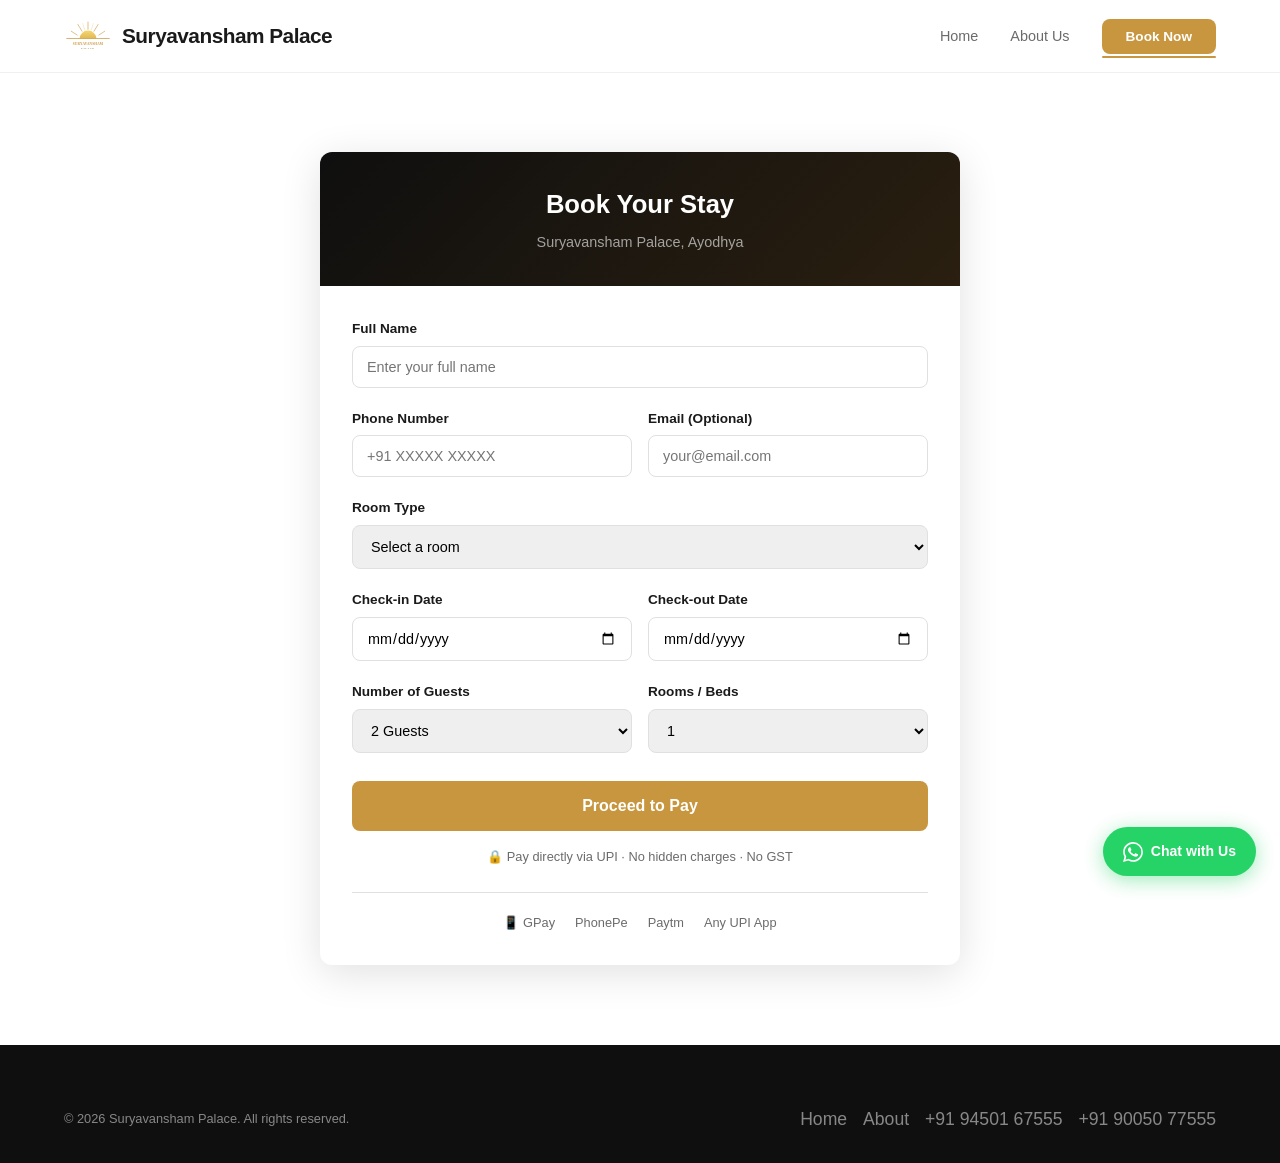
<file: payment.html>
<!DOCTYPE html>
<html lang="en">
<head>
    <meta charset="UTF-8">
    <meta name="viewport" content="width=device-width, initial-scale=1.0">
    <link rel="icon" type="image/svg+xml" href="favicon.svg">
    <title>Book a Room in Ayodhya | Suryavansham Palace</title>
    <meta name="description" content="Book your stay at Suryavansham Palace, Ayodhya. Deluxe 1BHK ₹2,200 · Deluxe Room ₹1,400 · Dormitory ₹500/night. Pay securely via UPI. No GST. Instant confirmation. Near Ram Mandir.">
    <meta name="keywords" content="book hotel Ayodhya, book room near Ram Mandir, Suryavansham Palace booking, online booking Ayodhya accommodation, UPI payment hotel Ayodhya, instant booking Ayodhya stay, 1BHK booking Ayodhya">
    <meta name="robots" content="index, follow">
    <meta name="google-site-verification" content="_xFvXaCrzwWP5OSaCbwwFXcfzvP2m5qHzE0cL5Dg4wc">
    <link rel="canonical" href="https://suryavanshampalace.in/payment.html">
    <meta property="og:title" content="Book a Room in Ayodhya | Suryavansham Palace — From ₹500/night">
    <meta property="og:description" content="Book rooms at Suryavansham Palace, Ayodhya from ₹500/night. Pay via UPI. No GST. Instant booking near Ram Mandir.">
    <meta property="og:type" content="website">
    <meta property="og:url" content="https://suryavanshampalace.in/payment.html">
    <meta property="og:site_name" content="Suryavansham Palace">
    <meta property="og:locale" content="en_IN">
    <meta property="og:image" content="https://suryavanshampalace.in/Airbnb%20Images/Building%20Exterior/airbnb_exterior_edited_4x3.jpg">
    <meta property="og:image:width" content="1200">
    <meta property="og:image:height" content="900">
    <meta property="og:image:alt" content="Book a room at Suryavansham Palace, Ayodhya — Near Ram Mandir">
    <meta name="twitter:card" content="summary_large_image">
    <meta name="twitter:title" content="Book a Room in Ayodhya | Suryavansham Palace — From ₹500/night">
    <meta name="twitter:description" content="Book rooms at Suryavansham Palace, Ayodhya from ₹500/night. Pay via UPI. No GST. Near Ram Mandir.">
    <meta name="twitter:image" content="https://suryavanshampalace.in/Airbnb%20Images/Building%20Exterior/airbnb_exterior_edited_4x3.jpg">
    <script type="application/ld+json">
    {
      "@context": "https://schema.org",
      "@type": "BreadcrumbList",
      "itemListElement": [
        {"@type": "ListItem", "position": 1, "name": "Home", "item": "https://suryavanshampalace.in/"},
        {"@type": "ListItem", "position": 2, "name": "Book Your Stay", "item": "https://suryavanshampalace.in/payment.html"}
      ]
    }
    </script>
    <script type="application/ld+json">
    {
      "@context": "https://schema.org",
      "@type": "Service",
      "name": "Room Booking – Suryavansham Palace",
      "url": "https://suryavanshampalace.in/payment.html",
      "provider": {
        "@type": "LodgingBusiness",
        "name": "Suryavansham Palace",
        "url": "https://suryavanshampalace.in",
        "telephone": "+919450167555",
        "address": {
          "@type": "PostalAddress",
          "streetAddress": "NH 27, Korkhana Deokali Link Road, Near Sai Data Kuti, Deokali",
          "addressLocality": "Ayodhya",
          "addressRegion": "Uttar Pradesh",
          "postalCode": "224001",
          "addressCountry": "IN"
        }
      },
      "offers": [
        {
          "@type": "Offer",
          "name": "Deluxe 1 BHK",
          "description": "Fully furnished 1 BHK apartment with 1 king bed and 1 queen bed. Accommodates 4 adults.",
          "price": "2200",
          "priceCurrency": "INR",
          "priceSpecification": {"@type": "UnitPriceSpecification", "price": "2200", "priceCurrency": "INR", "unitText": "night"}
        },
        {
          "@type": "Offer",
          "name": "Deluxe Room",
          "description": "Private room with 1 king size bed. Accommodates 2 adults.",
          "price": "1200",
          "priceCurrency": "INR",
          "priceSpecification": {"@type": "UnitPriceSpecification", "price": "1200", "priceCurrency": "INR", "unitText": "night"}
        },
        {
          "@type": "Offer",
          "name": "Dormitory Bunker Bed",
          "description": "Budget bunker bed accommodation. Ideal for solo travellers and groups.",
          "price": "500",
          "priceCurrency": "INR",
          "priceSpecification": {"@type": "UnitPriceSpecification", "price": "500", "priceCurrency": "INR", "unitText": "night"}
        }
      ]
    }
    </script>
    <!-- Google Analytics 4 -->
    <script async src="https://www.googletagmanager.com/gtag/js?id=G-SVLRY446D1"></script>
    <script>window.dataLayer=window.dataLayer||[];function gtag(){dataLayer.push(arguments);}gtag('js',new Date());gtag('config','G-SVLRY446D1');</script>
    <link rel="stylesheet" href="css/style.css">
</head>
<body>

<!-- Navbar -->
<nav class="navbar">
    <div class="container">
        <a href="index.html" class="logo">
            <svg viewBox="0 0 200 140" xmlns="http://www.w3.org/2000/svg"><defs><linearGradient id="sg" x1="0%" y1="100%" x2="0%" y2="0%"><stop offset="0%" style="stop-color:#C8963E"/><stop offset="100%" style="stop-color:#F5D76E"/></linearGradient></defs><rect x="10" y="80" width="180" height="2" rx="1" fill="#C8963E"/><circle cx="100" cy="82" r="35" fill="url(#sg)"/><rect x="0" y="82" width="200" height="60" fill="white"/><rect x="10" y="80" width="180" height="2" rx="1" fill="#C8963E"/><g stroke="#C8963E" stroke-width="2.5" stroke-linecap="round"><line x1="100" y1="42" x2="100" y2="12"/><line x1="75" y1="50" x2="58" y2="22"/><line x1="125" y1="50" x2="142" y2="22"/><line x1="55" y1="66" x2="30" y2="50"/><line x1="145" y1="66" x2="170" y2="50"/></g><g stroke="#E8C97A" stroke-width="1.5" stroke-linecap="round"><line x1="87" y1="46" x2="78" y2="18"/><line x1="113" y1="46" x2="122" y2="18"/></g><text x="100" y="106" text-anchor="middle" font-family="Georgia,serif" font-size="14" font-weight="bold" fill="#C8963E" letter-spacing="1">SURYAVANSHAM</text><text x="100" y="124" text-anchor="middle" font-family="Georgia,serif" font-size="8" fill="#8B6914" letter-spacing="4">PALACE</text></svg>
            Suryavansham Palace
        </a>
        <ul class="nav-links" id="navLinks">
            <li><a href="index.html">Home</a></li>
            <li><a href="about.html">About Us</a></li>
            <li><a href="payment.html" class="nav-cta active">Book Now</a></li>
        </ul>
        <button class="menu-toggle" id="menuToggle" aria-label="Toggle menu">
            <span></span><span></span><span></span>
        </button>
    </div>
</nav>

<!-- Booking Form -->
<section class="payment-section">
    <div class="container">
        <div class="payment-container">

            <div class="payment-header">
                <h1>Book Your Stay</h1>
                <p>Suryavansham Palace, Ayodhya</p>
            </div>

            <div class="payment-body">
                <form id="bookingForm">

                    <div class="form-group">
                        <label for="name">Full Name</label>
                        <input type="text" id="name" placeholder="Enter your full name" required>
                    </div>

                    <div class="form-row">
                        <div class="form-group">
                            <label for="phone">Phone Number</label>
                            <input type="tel" id="phone" placeholder="+91 XXXXX XXXXX" required>
                        </div>
                        <div class="form-group">
                            <label for="email">Email (Optional)</label>
                            <input type="email" id="email" placeholder="your@email.com">
                        </div>
                    </div>

                    <div class="form-group">
                        <label for="roomType">Room Type</label>
                        <select id="roomType" required>
                            <option value="" disabled selected>Select a room</option>
                            <option value="deluxe">Deluxe 1 BHK &mdash; &#8377;2,200/night</option>
                            <option value="deluxe_room">Deluxe Room &mdash; &#8377;1,200/night</option>
                            <option value="dormitory">Dormitory Bunker Bed &mdash; &#8377;500/night</option>
                        </select>
                    </div>

                    <div class="form-row">
                        <div class="form-group">
                            <label for="checkin">Check-in Date</label>
                            <input type="date" id="checkin" required>
                        </div>
                        <div class="form-group">
                            <label for="checkout">Check-out Date</label>
                            <input type="date" id="checkout" required>
                        </div>
                    </div>

                    <div class="form-row">
                        <div class="form-group">
                            <label for="guests">Number of Guests</label>
                            <select id="guests">
                                <option value="1">1 Guest</option>
                                <option value="2" selected>2 Guests</option>
                                <option value="3">3 Guests</option>
                                <option value="4">4 Guests</option>
                                <option value="5">5+ Guests</option>
                            </select>
                        </div>
                        <div class="form-group">
                            <label for="rooms" id="roomsLabel">Rooms / Beds</label>
                            <select id="rooms">
                                <option value="1" selected>1</option>
                            </select>
                        </div>
                    </div>

                    <!-- Price Summary -->
                    <div class="payment-summary" id="priceSummary" style="display:none;">
                        <h3>Booking Summary</h3>
                        <div class="summary-row">
                            <span>Room Type</span>
                            <span id="summaryRoom">-</span>
                        </div>
                        <div class="summary-row">
                            <span>Duration</span>
                            <span id="summaryNights">-</span>
                        </div>
                        <div class="summary-row">
                            <span>Quantity</span>
                            <span id="summaryRooms">1</span>
                        </div>
                        <div class="summary-row">
                            <span>Room Charges</span>
                            <span id="summaryCharges">-</span>
                        </div>
                        <div class="summary-row total">
                            <span>Total Amount</span>
                            <span id="summaryTotal">-</span>
                        </div>
                        <p style="font-size:0.75rem;color:var(--gray);margin-top:10px;">* No GST applicable. Final price as shown.</p>
                    </div>

                    <button type="submit" class="btn-pay" id="payBtn">Proceed to Pay</button>

                    <p class="payment-secure">&#128274; Pay directly via UPI &middot; No hidden charges &middot; No GST</p>

                    <div class="payment-methods">
                        <span>&#128241; GPay</span>
                        <span>PhonePe</span>
                        <span>Paytm</span>
                        <span>Any UPI App</span>
                    </div>

                </form>
            </div>
        </div>
    </div>
</section>

<!-- UPI Payment Modal -->
<div class="pay-overlay" id="payOverlay">
    <div class="pay-modal">
        <button class="pay-modal-close" id="closePayModal" aria-label="Close">&times;</button>

        <!-- Step 1: Pay via UPI -->
        <div id="payStep1">
            <div class="pay-modal-head">
                <h2>Complete Payment</h2>
                <div class="pay-amount" id="payAmount">&#8377;0</div>
                <p style="font-size:0.8rem;color:var(--gray);margin-top:4px;">Scan or tap to pay via UPI</p>
            </div>
            <div class="pay-modal-body">

                <div class="pay-summary" id="payModalSummary"></div>

                <div class="pay-qr-wrap">
                    <img id="payQR" alt="UPI QR Code" class="pay-qr-img">
                    <p class="pay-qr-hint">📱 Scan with GPay, PhonePe, Paytm or any UPI app</p>
                </div>

                <a href="#" id="payUpiLink" class="btn-upi">Open UPI App &rarr; Pay Now</a>

                <div class="pay-upi-id-row">
                    <span>UPI ID:</span>
                    <code id="payUpiId">loading...</code>
                    <button class="btn-copy" id="btnCopyUpi">Copy</button>
                </div>

                <button class="btn-paid" id="btnPaid">&#10003; I've Completed Payment</button>
                <button class="btn-cancel-pay" id="btnCancelPay">Cancel</button>

            </div>
        </div>

        <!-- Step 2: Booking Confirmed -->
        <div id="payStep2" style="display:none;">
            <div class="pay-success">
                <div class="pay-success-icon">🎉</div>
                <h2>Booking Confirmed!</h2>
                <p>Thank you for your payment. Your stay at Suryavansham Palace is confirmed.</p>
                <div class="pay-ref" id="payRef">Ref: SP-XXXXXX</div>
                <div class="pay-confirm-details" id="payConfirmDetails"></div>
                <a href="#" id="btnWhatsApp" class="btn-whatsapp">
                    📲 Send Booking Details to Hotel
                </a>
                <p class="pay-note">
                    Or call us: <a href="tel:+919450167555">+91 94501 67555</a>
                </p>
            </div>
        </div>

    </div>
</div>

<!-- Footer -->
<footer class="footer">
    <div class="container">
        <div class="footer-bottom" style="border-top:none;padding-top:0;">
            <p>&copy; 2026 Suryavansham Palace. All rights reserved.</p>
            <div class="social-links">
                <a href="index.html">Home</a>
                <a href="about.html">About</a>
                <a href="tel:+919450167555">+91 94501 67555</a>
                <a href="tel:+919005077555">+91 90050 77555</a>
            </div>
        </div>
    </div>
</footer>

<script>
// ============================================================
// CONFIGURATION — update UPI_ID to your actual UPI ID
// Common formats: 9450167555@ybl (PhonePe), 9450167555@okaxis (GPay)
// ============================================================
const UPI_ID   = 'paytmqr6tt5vc@ptys';
const UPI_NAME = 'Suryavansham Palace';
const PHONE    = '919450167555';

// Room data
const prices    = { deluxe: 2200, deluxe_room: 1200, dormitory: 500 };
const roomNames = { deluxe: 'Deluxe 1 BHK', deluxe_room: 'Deluxe Room', dormitory: 'Dormitory Bunker Bed' };
const roomMax   = { deluxe: 5, deluxe_room: 1, dormitory: 8 };
const roomLabel = { deluxe: '1 BHK Flats', deluxe_room: 'Rooms / Beds', dormitory: 'Rooms / Beds' };

// ── Mobile menu ──────────────────────────────────────────────
const menuToggle = document.getElementById('menuToggle');
const navLinks   = document.getElementById('navLinks');
menuToggle.addEventListener('click', () => navLinks.classList.toggle('active'));
navLinks.querySelectorAll('a').forEach(l => l.addEventListener('click', () => navLinks.classList.remove('active')));

// ── Date setup ───────────────────────────────────────────────
const today = new Date().toISOString().split('T')[0];
document.getElementById('checkin').setAttribute('min', today);
document.getElementById('checkout').setAttribute('min', today);

// ── Price summary ────────────────────────────────────────────
function updateSummary() {
    const roomType = document.getElementById('roomType').value;
    const checkin  = document.getElementById('checkin').value;
    const checkout = document.getElementById('checkout').value;
    const numRooms = parseInt(document.getElementById('rooms').value);
    const summary  = document.getElementById('priceSummary');

    if (!roomType || !checkin || !checkout) { summary.style.display = 'none'; return; }

    const nights = Math.ceil((new Date(checkout) - new Date(checkin)) / 86400000);
    if (nights <= 0) { summary.style.display = 'none'; return; }

    const total = prices[roomType] * nights * numRooms;
    document.getElementById('summaryRoom').textContent    = roomNames[roomType];
    document.getElementById('summaryNights').textContent  = nights + (nights === 1 ? ' Night' : ' Nights');
    document.getElementById('summaryRooms').textContent   = numRooms;
    document.getElementById('summaryCharges').textContent = '₹' + total.toLocaleString('en-IN');
    document.getElementById('summaryTotal').textContent   = '₹' + total.toLocaleString('en-IN');
    document.getElementById('payBtn').textContent         = 'Proceed to Pay ₹' + total.toLocaleString('en-IN');
    summary.style.display = 'block';
}

// ── Update rooms dropdown based on room type ──────────────────
function updateRoomsDropdown() {
    const roomType = document.getElementById('roomType').value;
    const roomsSel = document.getElementById('rooms');
    const max = roomType ? roomMax[roomType] : 1;
    const current = parseInt(roomsSel.value) || 1;
    roomsSel.innerHTML = '';
    for (let i = 1; i <= max; i++) {
        const opt = document.createElement('option');
        opt.value = i;
        opt.textContent = i;
        if (i === Math.min(current, max)) opt.selected = true;
        roomsSel.appendChild(opt);
    }
    document.getElementById('roomsLabel').textContent = roomType ? roomLabel[roomType] : 'Rooms / Beds';
    updateSummary();
}
document.getElementById('roomType').addEventListener('change', updateRoomsDropdown);

document.getElementById('checkin').addEventListener('change', function () {
    const next = new Date(this.value);
    next.setDate(next.getDate() + 1);
    const nextStr = next.toISOString().split('T')[0];
    document.getElementById('checkout').setAttribute('min', nextStr);
    if (document.getElementById('checkout').value <= this.value)
        document.getElementById('checkout').value = nextStr;
    updateSummary();
});
document.getElementById('checkout').addEventListener('change', updateSummary);
document.getElementById('rooms').addEventListener('change', updateSummary);

// ── Form submit → open UPI modal ─────────────────────────────
document.getElementById('bookingForm').addEventListener('submit', function (e) {
    e.preventDefault();

    const name     = document.getElementById('name').value.trim();
    const phone    = document.getElementById('phone').value.trim();
    const roomType = document.getElementById('roomType').value;
    const checkin  = document.getElementById('checkin').value;
    const checkout = document.getElementById('checkout').value;
    const guests   = document.getElementById('guests').value;
    const numRooms = document.getElementById('rooms').value;

    const nights = Math.ceil((new Date(checkout) - new Date(checkin)) / 86400000);
    const total  = prices[roomType] * nights * parseInt(numRooms);

    // Generate a short booking reference
    const ref = 'SP-' + Math.random().toString(36).slice(2, 8).toUpperCase();

    // Build UPI payment string
    const upiData = `upi://pay?pa=${UPI_ID}&pn=${encodeURIComponent(UPI_NAME)}&am=${total}&cu=INR&tn=${encodeURIComponent(ref)}`;

    // ── Populate modal step 1 ──
    document.getElementById('payAmount').innerHTML = '&#8377;' + total.toLocaleString('en-IN');

    document.getElementById('payModalSummary').innerHTML =
        `<div class="summary-row"><span><strong>${roomNames[roomType]}</strong> &times; ${numRooms}</span><span>${nights} night${nights > 1 ? 's' : ''}</span></div>` +
        `<div class="summary-row" style="font-size:0.8rem;color:var(--gray)"><span>${checkin} &rarr; ${checkout}</span><span>${guests} guest${guests > 1 ? 's' : ''}</span></div>`;

    // QR code via free API (encodes the UPI string)
    document.getElementById('payQR').src =
        'https://api.qrserver.com/v1/create-qr-code/?size=200x200&margin=10&data=' + encodeURIComponent(upiData);

    document.getElementById('payUpiLink').href = upiData;
    document.getElementById('payUpiId').textContent = UPI_ID;

    // ── Populate modal step 2 ──
    document.getElementById('payRef').textContent = 'Booking Ref: ' + ref;

    document.getElementById('payConfirmDetails').innerHTML =
        `<strong>${roomNames[roomType]}</strong> &times; ${numRooms}<br>` +
        `${checkin} to ${checkout} &bull; ${nights} night${nights > 1 ? 's' : ''}<br>` +
        `${guests} guest${guests > 1 ? 's' : ''} &bull; Total: &#8377;${total.toLocaleString('en-IN')}<br>` +
        `<span style="color:var(--gold-dark);font-weight:600;">Payment via UPI &bull; ${ref}</span>`;

    const waMsg = encodeURIComponent(
        `✅ Booking Confirmation — ${ref}\n\n` +
        `Name: ${name}\n` +
        `Phone: ${phone}\n` +
        `Room: ${roomNames[roomType]} × ${numRooms}\n` +
        `Check-in: ${checkin}\n` +
        `Check-out: ${checkout}\n` +
        `Nights: ${nights}\n` +
        `Guests: ${guests}\n` +
        `Total Paid: ₹${total.toLocaleString('en-IN')}\n` +
        `Payment: UPI (completed)\n\n` +
        `Please confirm my booking. Thank you!`
    );
    document.getElementById('btnWhatsApp').href = `https://wa.me/${PHONE}?text=${waMsg}`;

    // Reset to step 1 and show overlay
    document.getElementById('payStep1').style.display = 'block';
    document.getElementById('payStep2').style.display = 'none';
    document.getElementById('payOverlay').classList.add('active');
    document.body.style.overflow = 'hidden';
});

// ── Modal controls ────────────────────────────────────────────
function closeModal() {
    document.getElementById('payOverlay').classList.remove('active');
    document.body.style.overflow = '';
}
document.getElementById('closePayModal').addEventListener('click', closeModal);
document.getElementById('btnCancelPay').addEventListener('click', closeModal);
document.getElementById('payOverlay').addEventListener('click', function (e) {
    if (e.target === this) closeModal();
});

// "I've paid" → show confirmation screen
document.getElementById('btnPaid').addEventListener('click', function () {
    document.getElementById('payStep1').style.display = 'none';
    document.getElementById('payStep2').style.display = 'block';
    // Scroll modal to top
    document.querySelector('.pay-modal').scrollTop = 0;
});

// Copy UPI ID
document.getElementById('btnCopyUpi').addEventListener('click', function () {
    navigator.clipboard.writeText(UPI_ID).then(() => {
        this.textContent = '✓ Copied';
        setTimeout(() => this.textContent = 'Copy', 2000);
    }).catch(() => {
        // Fallback for older browsers
        const el = document.createElement('textarea');
        el.value = UPI_ID;
        document.body.appendChild(el);
        el.select();
        document.execCommand('copy');
        document.body.removeChild(el);
        this.textContent = '✓ Copied';
        setTimeout(() => this.textContent = 'Copy', 2000);
    });
});
</script>

<!-- WhatsApp Floating Button -->
<a href="https://wa.me/919450167555?text=Hi!%20I%27d%20like%20to%20enquire%20about%20rooms%20at%20Suryavansham%20Palace%2C%20Ayodhya." class="whatsapp-float" target="_blank" rel="noopener" aria-label="Chat on WhatsApp">
    <svg viewBox="0 0 24 24" fill="currentColor" width="20" height="20"><path d="M17.472 14.382c-.297-.149-1.758-.867-2.03-.967-.273-.099-.471-.148-.67.15-.197.297-.767.966-.94 1.164-.173.199-.347.223-.644.075-.297-.15-1.255-.463-2.39-1.475-.883-.788-1.48-1.761-1.653-2.059-.173-.297-.018-.458.13-.606.134-.133.298-.347.446-.52.149-.174.198-.298.298-.497.099-.198.05-.371-.025-.52-.075-.149-.669-1.612-.916-2.207-.242-.579-.487-.5-.669-.51-.173-.008-.371-.01-.57-.01-.198 0-.52.074-.792.372-.272.297-1.04 1.016-1.04 2.479 0 1.462 1.065 2.875 1.213 3.074.149.198 2.096 3.2 5.077 4.487.709.306 1.262.489 1.694.625.712.227 1.36.195 1.871.118.571-.085 1.758-.719 2.006-1.413.248-.694.248-1.289.173-1.413-.074-.124-.272-.198-.57-.347m-5.421 7.403h-.004a9.87 9.87 0 01-5.031-1.378l-.361-.214-3.741.982.998-3.648-.235-.374a9.86 9.86 0 01-1.51-5.26c.001-5.45 4.436-9.884 9.888-9.884 2.64 0 5.122 1.03 6.988 2.898a9.825 9.825 0 012.893 6.994c-.003 5.45-4.437 9.884-9.885 9.884m8.413-18.297A11.815 11.815 0 0012.05 0C5.495 0 .16 5.335.157 11.892c0 2.096.547 4.142 1.588 5.945L.057 24l6.305-1.654a11.882 11.882 0 005.683 1.448h.005c6.554 0 11.89-5.335 11.893-11.893a11.821 11.821 0 00-3.48-8.413z"/></svg>
    Chat with Us
</a>

</body>
</html>
</file>
<file: css/style.css>
/* ===== RESET & BASE ===== */
*, *::before, *::after { margin: 0; padding: 0; box-sizing: border-box; }

:root {
  --gold: #C8963E;
  --gold-light: #E8C97A;
  --gold-dark: #A07830;
  --dark: #1A1A1A;
  --dark-bg: #0F0F0F;
  --cream: #FAF6F0;
  --cream-dark: #F0E8D8;
  --white: #FFFFFF;
  --gray: #6B6B6B;
  --gray-light: #E0E0E0;
  --radius: 8px;
  --shadow: 0 2px 20px rgba(0,0,0,0.08);
  --shadow-lg: 0 8px 40px rgba(0,0,0,0.12);
  --transition: 0.3s ease;
}

html { scroll-behavior: smooth; }

body {
  font-family: 'Segoe UI', -apple-system, BlinkMacSystemFont, sans-serif;
  color: var(--dark);
  background: var(--white);
  line-height: 1.6;
  -webkit-font-smoothing: antialiased;
}

a { text-decoration: none; color: inherit; }
ul { list-style: none; }
img { max-width: 100%; display: block; }
.container { max-width: 1200px; margin: 0 auto; padding: 0 24px; }

/* ===== NAVBAR ===== */
.navbar {
  position: fixed; top: 0; left: 0; right: 0;
  z-index: 1000;
  background: rgba(255,255,255,0.97);
  backdrop-filter: blur(10px);
  border-bottom: 1px solid rgba(0,0,0,0.06);
  transition: var(--transition);
}

.navbar .container {
  display: flex; align-items: center; justify-content: space-between;
  height: 72px;
}

.logo {
  display: flex; align-items: center; gap: 10px;
  font-size: 1.3rem; font-weight: 700; color: var(--dark);
  letter-spacing: -0.5px;
}

.logo svg {
  width: 48px; height: 34px; flex-shrink: 0;
}

.logo-icon {
  width: 36px; height: 36px;
  background: var(--gold);
  border-radius: 6px;
  display: flex; align-items: center; justify-content: center;
  color: white; font-weight: 800; font-size: 1rem;
}

/* ===== PHOTO GALLERY ===== */
.gallery-scroll {
  display: flex; gap: 16px; overflow-x: auto;
  padding: 4px 0 16px; scroll-snap-type: x mandatory;
  -webkit-overflow-scrolling: touch;
}
.gallery-scroll::-webkit-scrollbar { height: 6px; }
.gallery-scroll::-webkit-scrollbar-track { background: var(--cream); border-radius: 3px; }
.gallery-scroll::-webkit-scrollbar-thumb { background: var(--gold); border-radius: 3px; }

.gallery-item {
  flex: 0 0 300px; height: 220px; border-radius: 12px;
  overflow: hidden; scroll-snap-align: start;
  box-shadow: var(--shadow);
}
.gallery-item img {
  width: 100%; height: 100%; object-fit: cover;
  transition: transform 0.4s ease;
}
.gallery-item:hover img { transform: scale(1.05); }

.nav-links { display: flex; align-items: center; gap: 32px; }

.nav-links a {
  font-size: 0.9rem; font-weight: 500; color: var(--gray);
  transition: var(--transition); position: relative;
}
.nav-links a:hover, .nav-links a.active { color: var(--dark); }
.nav-links a.active::after {
  content: ''; position: absolute; bottom: -4px; left: 0; right: 0;
  height: 2px; background: var(--gold); border-radius: 1px;
}

.nav-cta {
  background: var(--gold) !important; color: var(--white) !important;
  padding: 10px 24px; border-radius: var(--radius);
  font-weight: 600 !important; font-size: 0.85rem !important;
  transition: var(--transition) !important;
}
.nav-cta:hover { background: var(--gold-dark) !important; transform: translateY(-1px); }

/* Mobile menu */
.menu-toggle { display: none; background: none; border: none; cursor: pointer; padding: 4px; }
.menu-toggle span {
  display: block; width: 24px; height: 2px;
  background: var(--dark); margin: 5px 0; transition: var(--transition);
}

/* ===== HERO ===== */
.hero {
  margin-top: 72px;
  height: 85vh; min-height: 500px;
  background: url('https://upload.wikimedia.org/wikipedia/commons/thumb/c/c4/Shri_Ram_Janambhoomi_Mandir%2C_Ayodhya.jpg/1920px-Shri_Ram_Janambhoomi_Mandir%2C_Ayodhya.jpg') center/cover no-repeat;
  display: flex; align-items: center; justify-content: center;
  position: relative; overflow: hidden; text-align: center;
}

.hero::before {
  content: ''; position: absolute; inset: 0;
  background: linear-gradient(to bottom, rgba(0,0,0,0.2) 0%, rgba(30,10,0,0.65) 100%);
}

.hero-content { position: relative; z-index: 2; max-width: 700px; padding: 0 24px; }

.hero-badge {
  display: inline-block;
  background: rgba(200,150,62,0.15); color: var(--gold-light);
  padding: 6px 18px; border-radius: 50px;
  font-size: 0.8rem; font-weight: 600; letter-spacing: 2px; text-transform: uppercase;
  margin-bottom: 24px; border: 1px solid rgba(200,150,62,0.2);
}

.hero h1 {
  font-size: clamp(1.3rem, 2.5vw, 1.9rem);
  font-weight: 600; color: var(--white);
  line-height: 1.3; margin-bottom: 12px;
  letter-spacing: 0;
  text-shadow: 0 2px 10px rgba(0,0,0,0.6);
}

.hero h1 span { color: var(--white); }

.hero-city {
  display: block;
  font-size: clamp(3rem, 8vw, 5.5rem);
  font-weight: 900;
  letter-spacing: 8px;
  text-transform: uppercase;
  line-height: 1.1;
  margin-bottom: 10px;
  background: linear-gradient(180deg, #FFA040 0%, #FF6600 100%);
  -webkit-background-clip: text;
  -webkit-text-fill-color: transparent;
  background-clip: text;
  filter: drop-shadow(0 2px 15px rgba(255,100,0,0.4));
}

.hero p {
  font-size: 1rem; color: rgba(255,255,255,0.75);
  max-width: 500px; margin: 0 auto 28px;
  line-height: 1.7;
  text-shadow: 0 1px 8px rgba(0,0,0,0.5);
}

.hero-actions { display: flex; gap: 14px; justify-content: center; flex-wrap: wrap; }

.btn {
  display: inline-flex; align-items: center; gap: 8px;
  padding: 14px 32px; border-radius: var(--radius);
  font-size: 0.95rem; font-weight: 600; cursor: pointer;
  transition: var(--transition); border: none;
}

.btn-primary {
  background: var(--gold); color: var(--white);
}
.btn-primary:hover { background: var(--gold-dark); transform: translateY(-2px); box-shadow: 0 4px 20px rgba(200,150,62,0.35); }

.btn-outline {
  background: var(--gold); color: var(--white);
  border: 1.5px solid var(--gold);
}
.btn-outline:hover { background: var(--gold-dark); border-color: var(--gold-dark); color: var(--white); }

/* ===== HIGHLIGHTS BAR ===== */
.highlights {
  background: var(--white);
  padding: 0;
  margin-top: -40px; position: relative; z-index: 10;
}

.highlights-grid {
  display: grid; grid-template-columns: repeat(4, 1fr);
  background: var(--white);
  border-radius: 12px;
  box-shadow: var(--shadow-lg);
  overflow: hidden;
}

.highlight-item {
  padding: 32px 24px; text-align: center;
  border-right: 1px solid var(--gray-light);
}
.highlight-item:last-child { border-right: none; }

.highlight-icon {
  font-size: 1.8rem; margin-bottom: 12px;
}

.highlight-item h4 {
  font-size: 0.95rem; font-weight: 700; color: var(--dark);
  margin-bottom: 4px;
}
.highlight-item p {
  font-size: 0.8rem; color: var(--gray);
}

/* ===== SECTION COMMON ===== */
.section { padding: 80px 0; }
.section-dark { background: var(--cream); }

.section-header {
  text-align: center; margin-bottom: 48px;
}
.section-header h2 {
  font-size: 2rem; font-weight: 700; color: var(--dark);
  margin-bottom: 12px; letter-spacing: -0.5px;
}
.section-header p {
  font-size: 1rem; color: var(--gray); max-width: 520px; margin: 0 auto;
}
.section-header .line {
  width: 50px; height: 3px;
  background: var(--gold); margin: 16px auto 0;
  border-radius: 2px;
}

/* ===== ROOMS ===== */
.rooms-grid {
  display: grid; grid-template-columns: repeat(auto-fit, minmax(340px, 1fr));
  gap: 28px;
}

.room-card {
  background: var(--white);
  border-radius: 12px;
  overflow: hidden;
  box-shadow: var(--shadow);
  transition: var(--transition);
}
.room-card:hover { transform: translateY(-4px); box-shadow: var(--shadow-lg); }

.room-img {
  height: 220px;
  background: var(--cream-dark);
  position: relative; overflow: hidden;
}

.room-img img {
  width: 100%; height: 100%; object-fit: cover;
}

.room-placeholder {
  width: 100%; height: 100%;
  display: flex; align-items: center; justify-content: center;
  background: linear-gradient(135deg, var(--cream-dark), var(--cream));
  color: var(--gray); font-size: 3rem;
}

.room-tag {
  position: absolute; top: 14px; left: 14px;
  background: var(--gold); color: var(--white);
  padding: 4px 12px; border-radius: 4px;
  font-size: 0.75rem; font-weight: 600;
}

.room-info { padding: 24px; }
.room-info h3 { font-size: 1.2rem; font-weight: 700; margin-bottom: 8px; }
.room-info p { font-size: 0.85rem; color: var(--gray); margin-bottom: 16px; line-height: 1.6; }

.room-amenities {
  display: flex; flex-wrap: wrap; gap: 8px; margin-bottom: 18px;
}
.room-amenities span {
  background: var(--cream); padding: 4px 10px;
  border-radius: 4px; font-size: 0.75rem; color: var(--gray);
}

.room-footer {
  display: flex; align-items: center; justify-content: space-between;
  padding-top: 16px; border-top: 1px solid var(--gray-light);
}
.room-footer-right {
  display: flex; flex-direction: column; align-items: flex-end; gap: 6px;
}
.room-capacity {
  display: flex; align-items: center; gap: 3px;
  font-size: 0.75rem; color: #444; font-weight: 500;
}
.room-capacity span { margin-left: 2px; }

.room-price { font-size: 1.3rem; font-weight: 700; color: var(--dark); }
.room-price small { font-size: 0.75rem; font-weight: 400; color: var(--gray); }

.btn-sm {
  padding: 8px 20px; font-size: 0.85rem;
  background: var(--gold); color: var(--white);
  border-radius: var(--radius); border: none;
  font-weight: 600; cursor: pointer; transition: var(--transition);
}
.btn-sm:hover { background: var(--gold-dark); }

/* ===== AMENITIES ===== */
.amenities-grid {
  display: grid; grid-template-columns: repeat(auto-fit, minmax(200px, 1fr));
  gap: 24px;
}

.amenity-card {
  text-align: center; padding: 32px 20px;
  background: var(--white); border-radius: 12px;
  box-shadow: var(--shadow); transition: var(--transition);
}
.amenity-card:hover { transform: translateY(-3px); box-shadow: var(--shadow-lg); }

.amenity-icon {
  width: 56px; height: 56px; margin: 0 auto 16px;
  background: var(--cream); border-radius: 50%;
  display: flex; align-items: center; justify-content: center;
  font-size: 1.4rem;
}
.amenity-card h4 { font-size: 0.9rem; font-weight: 600; color: var(--dark); margin-bottom: 4px; }
.amenity-card p { font-size: 0.78rem; color: var(--gray); }

/* ===== LOCATION ===== */
.location-content {
  display: grid; grid-template-columns: 1fr 1fr; gap: 40px; align-items: center;
}

.location-info h3 { font-size: 1.5rem; font-weight: 700; margin-bottom: 16px; }
.location-info p { color: var(--gray); margin-bottom: 20px; line-height: 1.7; }

.location-details { display: flex; flex-direction: column; gap: 12px; margin-bottom: 24px; }
.location-details .detail {
  display: flex; align-items: center; gap: 12px; font-size: 0.9rem;
}
.location-details .detail-icon {
  width: 36px; height: 36px; min-width: 36px;
  background: var(--cream); border-radius: 8px;
  display: flex; align-items: center; justify-content: center;
  font-size: 1rem;
}

.map-placeholder {
  width: 100%; height: 360px;
  background: var(--cream-dark); border-radius: 12px;
  overflow: hidden;
}
.map-placeholder iframe { width: 100%; height: 100%; border: none; }

/* ===== TESTIMONIALS ===== */
.testimonials-grid {
  display: grid; grid-template-columns: repeat(auto-fit, minmax(300px, 1fr));
  gap: 24px;
}

.testimonial-card {
  background: var(--white); padding: 32px;
  border-radius: 12px; box-shadow: var(--shadow);
}

.testimonial-stars { color: var(--gold); font-size: 0.9rem; margin-bottom: 12px; }
.testimonial-card p { font-size: 0.9rem; color: var(--gray); line-height: 1.7; margin-bottom: 16px; font-style: italic; }
.testimonial-author { font-size: 0.85rem; font-weight: 600; color: var(--dark); }
.testimonial-source { font-size: 0.75rem; color: var(--gray); }

/* ===== CTA BANNER ===== */
.cta-banner {
  background: linear-gradient(135deg, var(--dark-bg) 0%, #2A1F10 100%);
  padding: 64px 0; text-align: center;
}
.cta-banner h2 { font-size: 2rem; color: var(--white); margin-bottom: 12px; font-weight: 700; }
.cta-banner p { color: rgba(255,255,255,0.6); margin-bottom: 28px; font-size: 1rem; }

/* ===== FOOTER ===== */
.footer {
  background: var(--dark-bg); color: rgba(255,255,255,0.5);
  padding: 60px 0 30px;
}

.footer-grid {
  display: grid; grid-template-columns: 2fr 1fr 1fr 1fr;
  gap: 40px; margin-bottom: 40px;
}

.footer-about .logo { color: var(--white); margin-bottom: 16px; }
.footer-about p { font-size: 0.85rem; line-height: 1.7; }

.footer h4 {
  color: var(--white); font-size: 0.9rem; font-weight: 600;
  margin-bottom: 16px;
}
.footer ul li { margin-bottom: 10px; }
.footer ul a { font-size: 0.85rem; transition: var(--transition); }
.footer ul a:hover { color: var(--gold-light); }

.footer-bottom {
  border-top: 1px solid rgba(255,255,255,0.08);
  padding-top: 24px;
  display: flex; justify-content: space-between; align-items: center;
  font-size: 0.8rem;
}

.social-links { display: flex; gap: 16px; }
.social-links a { font-size: 1.1rem; transition: var(--transition); }
.social-links a:hover { color: var(--gold-light); }

/* ===== ABOUT PAGE ===== */
.page-hero {
  margin-top: 72px;
  padding: 80px 0 60px;
  background: linear-gradient(135deg, var(--dark-bg) 0%, #2A1F10 100%);
  text-align: center;
}
.page-hero h1 { font-size: 2.5rem; color: var(--white); font-weight: 700; margin-bottom: 12px; }
.page-hero p { color: rgba(255,255,255,0.6); font-size: 1.05rem; }

.about-story { padding: 80px 0; }
.about-story .container { max-width: 800px; }
.about-story h2 { font-size: 1.8rem; font-weight: 700; margin-bottom: 20px; }
.about-story p { color: var(--gray); line-height: 1.8; margin-bottom: 16px; font-size: 1rem; }

.values-grid {
  display: grid; grid-template-columns: repeat(auto-fit, minmax(250px, 1fr));
  gap: 28px; margin-top: 24px;
}

.value-card {
  padding: 32px; background: var(--cream);
  border-radius: 12px; text-align: center;
}
.value-card .icon { font-size: 2rem; margin-bottom: 14px; }
.value-card h4 { font-size: 1rem; font-weight: 700; margin-bottom: 8px; }
.value-card p { font-size: 0.85rem; color: var(--gray); line-height: 1.6; }

/* ===== PAYMENT PAGE ===== */
.payment-section { padding: 80px 0; margin-top: 72px; }

.payment-container {
  max-width: 640px; margin: 0 auto;
  background: var(--white); border-radius: 12px;
  box-shadow: var(--shadow-lg); overflow: hidden;
}

.payment-header {
  background: linear-gradient(135deg, var(--dark-bg) 0%, #2A1F10 100%);
  padding: 32px; text-align: center;
}
.payment-header h1 { color: var(--white); font-size: 1.6rem; margin-bottom: 6px; }
.payment-header p { color: rgba(255,255,255,0.6); font-size: 0.9rem; }

.payment-body { padding: 32px; }

.payment-summary {
  background: var(--cream); border-radius: var(--radius);
  padding: 24px; margin-bottom: 28px;
}
.payment-summary h3 { font-size: 1rem; font-weight: 700; margin-bottom: 16px; }

.summary-row {
  display: flex; justify-content: space-between; align-items: center;
  padding: 8px 0; font-size: 0.9rem;
}
.summary-row.total {
  border-top: 2px solid var(--gray-light);
  margin-top: 12px; padding-top: 14px;
  font-weight: 700; font-size: 1.1rem;
}

.form-group { margin-bottom: 20px; }
.form-group label {
  display: block; font-size: 0.85rem; font-weight: 600;
  margin-bottom: 6px; color: var(--dark);
}
.form-group input,
.form-group select {
  width: 100%; padding: 12px 14px;
  border: 1.5px solid var(--gray-light);
  border-radius: var(--radius);
  font-size: 0.9rem; font-family: inherit;
  transition: var(--transition);
}
.form-group input:focus,
.form-group select:focus {
  outline: none; border-color: var(--gold);
  box-shadow: 0 0 0 3px rgba(200,150,62,0.1);
}

.form-row { display: grid; grid-template-columns: 1fr 1fr; gap: 16px; }

.btn-pay {
  width: 100%; padding: 16px;
  background: var(--gold); color: var(--white);
  border: none; border-radius: var(--radius);
  font-size: 1rem; font-weight: 700;
  cursor: pointer; transition: var(--transition);
  margin-top: 8px;
}
.btn-pay:hover { background: var(--gold-dark); }

.payment-secure {
  text-align: center; margin-top: 16px;
  font-size: 0.8rem; color: var(--gray);
}

.payment-methods {
  display: flex; justify-content: center; gap: 20px;
  margin-top: 24px; padding-top: 20px;
  border-top: 1px solid var(--gray-light);
}
.payment-methods span {
  font-size: 0.8rem; color: var(--gray); font-weight: 500;
}

/* ===== WHATSAPP FLOATING BUTTON ===== */
.whatsapp-float {
  position: fixed; bottom: 24px; right: 24px; z-index: 1500;
  background: #25D366; color: white;
  padding: 13px 20px; border-radius: 50px;
  font-size: 0.88rem; font-weight: 700;
  box-shadow: 0 4px 20px rgba(37,211,102,0.45);
  display: flex; align-items: center; gap: 8px;
  transition: all 0.3s ease;
}
.whatsapp-float:hover { transform: translateY(-3px); box-shadow: 0 6px 28px rgba(37,211,102,0.6); color: white; }
@media (max-width: 480px) {
  .whatsapp-float { padding: 11px 15px; font-size: 0.82rem; bottom: 16px; right: 14px; }
}

/* ===== GALLERY WITH ARROWS ===== */
.gallery-wrapper { position: relative; }

.gallery-btn {
  position: absolute; top: calc(50% - 8px); transform: translateY(-50%);
  z-index: 20; width: 40px; height: 40px;
  background: white; border: none; border-radius: 50%;
  box-shadow: 0 2px 14px rgba(0,0,0,0.18);
  cursor: pointer; font-size: 0.9rem;
  display: flex; align-items: center; justify-content: center;
  transition: var(--transition); color: var(--dark);
}
.gallery-btn:hover { background: var(--gold); color: white; }
.gallery-btn-prev { left: -16px; }
.gallery-btn-next { right: -16px; }

/* ===== ROOM CARD IMAGE SLIDER ===== */
.room-slides-track {
  display: flex; height: 100%;
  transition: transform 0.38s ease; will-change: transform;
}
.room-slide-img { flex: 0 0 100%; height: 220px; object-fit: cover; }

.room-slide-btn {
  position: absolute; top: 50%; transform: translateY(-50%);
  background: rgba(0,0,0,0.45); color: white;
  border: none; width: 30px; height: 30px;
  border-radius: 50%; cursor: pointer; padding: 0;
  display: flex; align-items: center; justify-content: center;
  z-index: 5; font-size: 0.75rem;
  transition: var(--transition); opacity: 0.7;
}
.room-slide-btn:hover { background: rgba(0,0,0,0.75); opacity: 1; }
.room-slide-prev-btn { left: 8px; }
.room-slide-next-btn { right: 8px; }

.room-slide-dots {
  position: absolute; bottom: 8px; left: 50%; transform: translateX(-50%);
  display: flex; gap: 5px;
}
.room-slide-dot {
  width: 6px; height: 6px; border-radius: 50%;
  background: rgba(255,255,255,0.55); cursor: pointer;
  border: none; padding: 0; transition: var(--transition);
}
.room-slide-dot.active { background: white; transform: scale(1.3); }

.room-count-badge {
  position: absolute; bottom: 10px; right: 10px;
  background: rgba(0,0,0,0.5); color: white;
  font-size: 0.7rem; padding: 3px 8px;
  border-radius: 4px; font-weight: 500;
}

/* ===== HOST / ABOUT PAGE ===== */
.host-section { padding: 80px 0; }

.host-layout {
  display: grid; grid-template-columns: 3fr 2fr;
  gap: 60px; align-items: start;
}

.host-text .greeting {
  font-family: Georgia, serif; font-style: italic;
  color: var(--gold-dark); font-size: 1.1rem; font-weight: 600;
  margin-bottom: 20px; display: block;
}

.host-text h2 {
  font-size: 1.9rem; font-weight: 700; margin-bottom: 20px;
  color: var(--dark);
}

.host-text p {
  color: var(--gray); line-height: 1.85; margin-bottom: 14px;
  font-size: 0.98rem;
}

.host-text em { color: var(--gold-dark); font-style: italic; }

.host-sig {
  font-family: Georgia, serif; color: var(--gold-dark);
  font-style: italic; font-size: 1rem; margin-top: 24px;
  line-height: 1.7; display: block;
}

.host-photo-wrap {
  position: sticky; top: 90px;
}

.host-photo-wrap img {
  width: 100%; border-radius: 16px;
  box-shadow: 0 20px 60px rgba(0,0,0,0.15);
  border: 4px solid var(--cream-dark);
}

.host-photo-caption {
  text-align: center; margin-top: 12px;
  font-size: 0.82rem; color: var(--gray); font-style: italic;
}

/* ===== UPI PAYMENT MODAL ===== */
.pay-overlay {
  display: none; position: fixed; inset: 0; z-index: 2000;
  background: rgba(0,0,0,0.6); backdrop-filter: blur(4px);
  align-items: center; justify-content: center; padding: 20px;
}
.pay-overlay.active { display: flex; }

.pay-modal {
  background: var(--white); border-radius: 16px;
  max-width: 420px; width: 100%; max-height: 90vh;
  overflow-y: auto; position: relative;
  animation: modalIn 0.3s ease;
}
@keyframes modalIn { from{opacity:0;transform:translateY(20px)} to{opacity:1;transform:translateY(0)} }

.pay-modal-close {
  position: absolute; top: 12px; right: 12px;
  background: none; border: none; font-size: 1.5rem;
  cursor: pointer; color: var(--gray); width: 36px; height: 36px;
  border-radius: 50%; display: flex; align-items: center; justify-content: center;
}
.pay-modal-close:hover { background: var(--cream); }

.pay-modal-head {
  padding: 28px 28px 0; text-align: center;
}
.pay-modal-head h2 {
  font-size: 1.2rem; font-weight: 700; color: var(--dark); margin-bottom: 4px;
}
.pay-amount {
  font-size: 2rem; font-weight: 800; color: var(--gold); margin-top: 4px;
}

.pay-modal-body { padding: 20px 28px 28px; }

.pay-summary {
  background: var(--cream); border-radius: var(--radius);
  padding: 14px 16px; margin-bottom: 20px;
}
.pay-summary .summary-row { font-size: 0.85rem; }

.pay-qr-wrap { text-align: center; margin-bottom: 18px; }
.pay-qr-img {
  width: 200px; height: 200px;
  border-radius: 12px; margin: 0 auto; display: block;
  background: var(--cream);
}
.pay-qr-hint {
  font-size: 0.75rem; color: var(--gray); margin-top: 8px;
}

.btn-upi {
  display: block; width: 100%; padding: 14px;
  background: #5F259F; color: white; text-align: center;
  border-radius: var(--radius); font-size: 0.95rem; font-weight: 700;
  margin-bottom: 14px; transition: var(--transition);
}
.btn-upi:hover { background: #4A1D7A; }

.pay-upi-id-row {
  display: flex; align-items: center; justify-content: center;
  gap: 8px; font-size: 0.82rem; color: var(--gray); margin-bottom: 20px;
}
.pay-upi-id-row code {
  background: var(--cream); padding: 5px 10px;
  border-radius: 4px; font-weight: 600; color: var(--dark); font-size: 0.82rem;
}
.btn-copy {
  background: var(--cream-dark); border: none;
  padding: 5px 10px; border-radius: 4px;
  font-size: 0.75rem; cursor: pointer; transition: var(--transition);
  font-family: inherit;
}
.btn-copy:hover { background: var(--gold-light); color: var(--white); }

.btn-paid {
  width: 100%; padding: 14px;
  background: var(--gold); color: white; border: none;
  border-radius: var(--radius); font-size: 0.95rem; font-weight: 700;
  cursor: pointer; transition: var(--transition); font-family: inherit;
}
.btn-paid:hover { background: var(--gold-dark); }

.btn-cancel-pay {
  display: block; margin: 14px auto 0;
  background: none; border: none; color: var(--gray);
  font-size: 0.85rem; cursor: pointer; font-family: inherit;
}
.btn-cancel-pay:hover { color: var(--dark); }

/* Success Screen */
.pay-success { text-align: center; padding: 40px 28px; }
.pay-success-icon { font-size: 3.5rem; margin-bottom: 12px; }
.pay-success h2 { font-size: 1.4rem; font-weight: 700; color: var(--dark); margin-bottom: 8px; }
.pay-success p { font-size: 0.88rem; color: var(--gray); line-height: 1.6; margin-bottom: 16px; }
.pay-ref {
  display: inline-block; background: var(--cream); padding: 10px 20px;
  border-radius: var(--radius); font-size: 0.9rem; font-weight: 700;
  color: var(--gold-dark); margin-bottom: 16px; letter-spacing: 1px;
}
.pay-confirm-details {
  background: var(--cream); padding: 16px; border-radius: var(--radius);
  margin-bottom: 20px; font-size: 0.85rem; line-height: 1.7; color: var(--gray);
}
.pay-confirm-details strong { color: var(--dark); }

.btn-whatsapp {
  display: inline-flex; align-items: center; gap: 8px;
  padding: 14px 28px; background: #25D366; color: white;
  border-radius: var(--radius); font-size: 0.95rem; font-weight: 700;
  transition: var(--transition); margin-bottom: 16px;
}
.btn-whatsapp:hover { background: #1DA851; }

.pay-note {
  font-size: 0.78rem; color: var(--gray);
}
.pay-note a { color: var(--gold); font-weight: 600; }

/* ===== RESPONSIVE ===== */
@media (max-width: 900px) {
  .highlights-grid { grid-template-columns: repeat(2, 1fr); }
  .highlight-item:nth-child(2) { border-right: none; }
  .footer-grid { grid-template-columns: 1fr 1fr; }
  .location-content { grid-template-columns: 1fr; }
  .host-layout { grid-template-columns: 1fr; gap: 36px; }
  .host-photo-wrap { position: static; max-width: 420px; margin: 0 auto; order: -1; }
}

@media (max-width: 768px) {
  .nav-links {
    display: none; position: fixed;
    top: 72px; left: 0; right: 0;
    background: var(--white);
    flex-direction: column; padding: 24px;
    gap: 16px; box-shadow: var(--shadow);
  }
  .nav-links.active { display: flex; }
  .menu-toggle { display: block; }

  .hero { height: 75vh; }
  .hero h1 { font-size: 2rem; }

  .highlights-grid { grid-template-columns: 1fr 1fr; }
  .rooms-grid { grid-template-columns: 1fr; }
  .footer-grid { grid-template-columns: 1fr; gap: 28px; }
  .footer-bottom { flex-direction: column; gap: 12px; text-align: center; }
  .form-row { grid-template-columns: 1fr; }
}

@media (max-width: 480px) {
  .highlights-grid { grid-template-columns: 1fr 1fr; }
  .highlight-item { border-right: none; border-bottom: 1px solid var(--gray-light); padding: 22px 14px; }
  .highlight-item:nth-child(odd) { border-right: 1px solid var(--gray-light); }
  .highlight-item:nth-last-child(-n+2) { border-bottom: none; }

  .hero-city { letter-spacing: 3px; }
  .hero p { font-size: 0.88rem; }
  .hero-actions { gap: 10px; }
  .btn { padding: 12px 22px; font-size: 0.88rem; }

  .gallery-item { flex: 0 0 250px; height: 180px; }
  .section { padding: 56px 0; }
  .section-header h2 { font-size: 1.6rem; }
  .section-header p { font-size: 0.9rem; }

  .amenities-grid { grid-template-columns: repeat(2, 1fr); gap: 14px; }
  .amenity-card { padding: 22px 14px; }

  .rooms-grid { grid-template-columns: 1fr; }

  .testimonials-grid { grid-template-columns: 1fr; }

  .cta-banner { padding: 48px 0; }
  .cta-banner h2 { font-size: 1.5rem; }

  .footer-grid { grid-template-columns: 1fr; gap: 24px; }

  /* Payment page */
  .payment-container { margin: 0 -8px; border-radius: 8px; }
  .payment-body { padding: 20px 16px; }

  /* About page host section */
  .host-text h2 { font-size: 1.5rem; }
  .host-text p { font-size: 0.93rem; }
  .host-section { padding: 56px 0; }

  /* UPI Modal */
  .pay-modal { border-radius: 12px; }
  .pay-modal-head { padding: 20px 20px 0; }
  .pay-modal-body { padding: 16px 20px 24px; }
  .pay-qr-img { width: 170px; height: 170px; }
}
</file>
